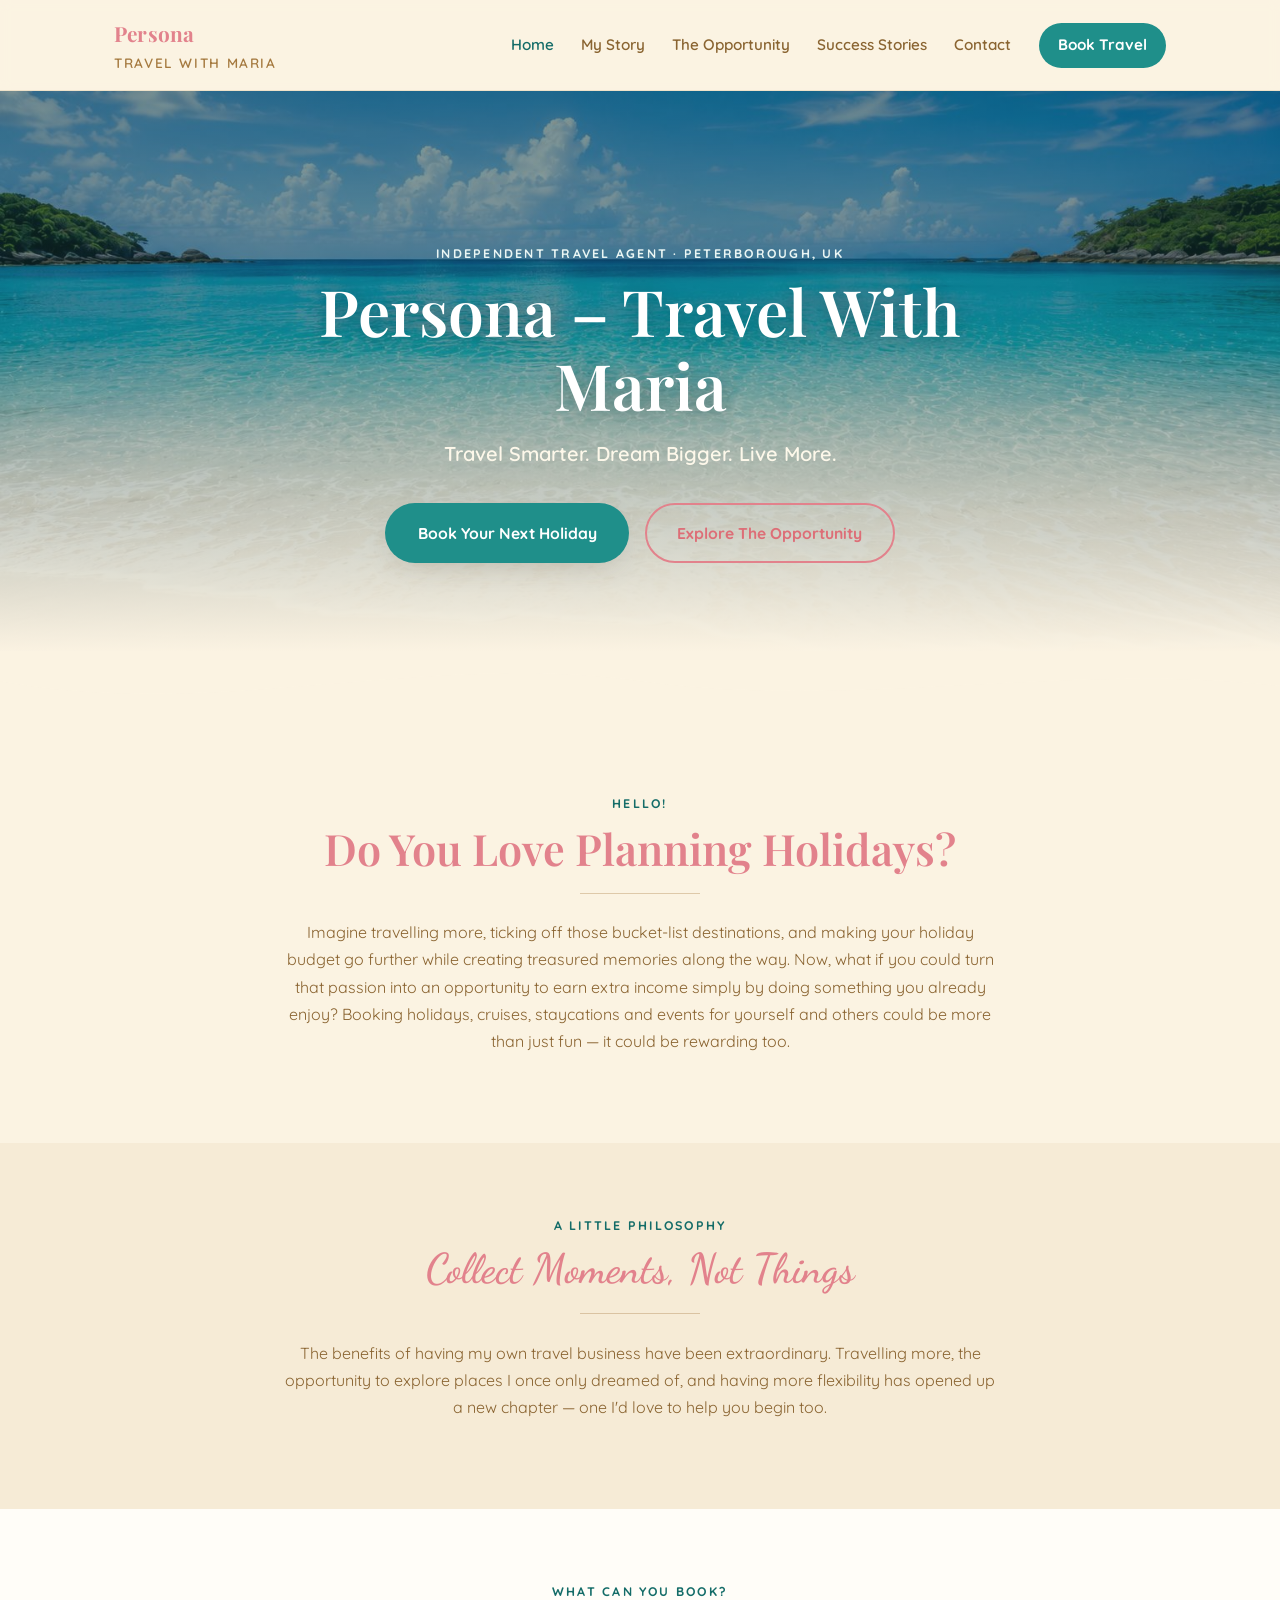
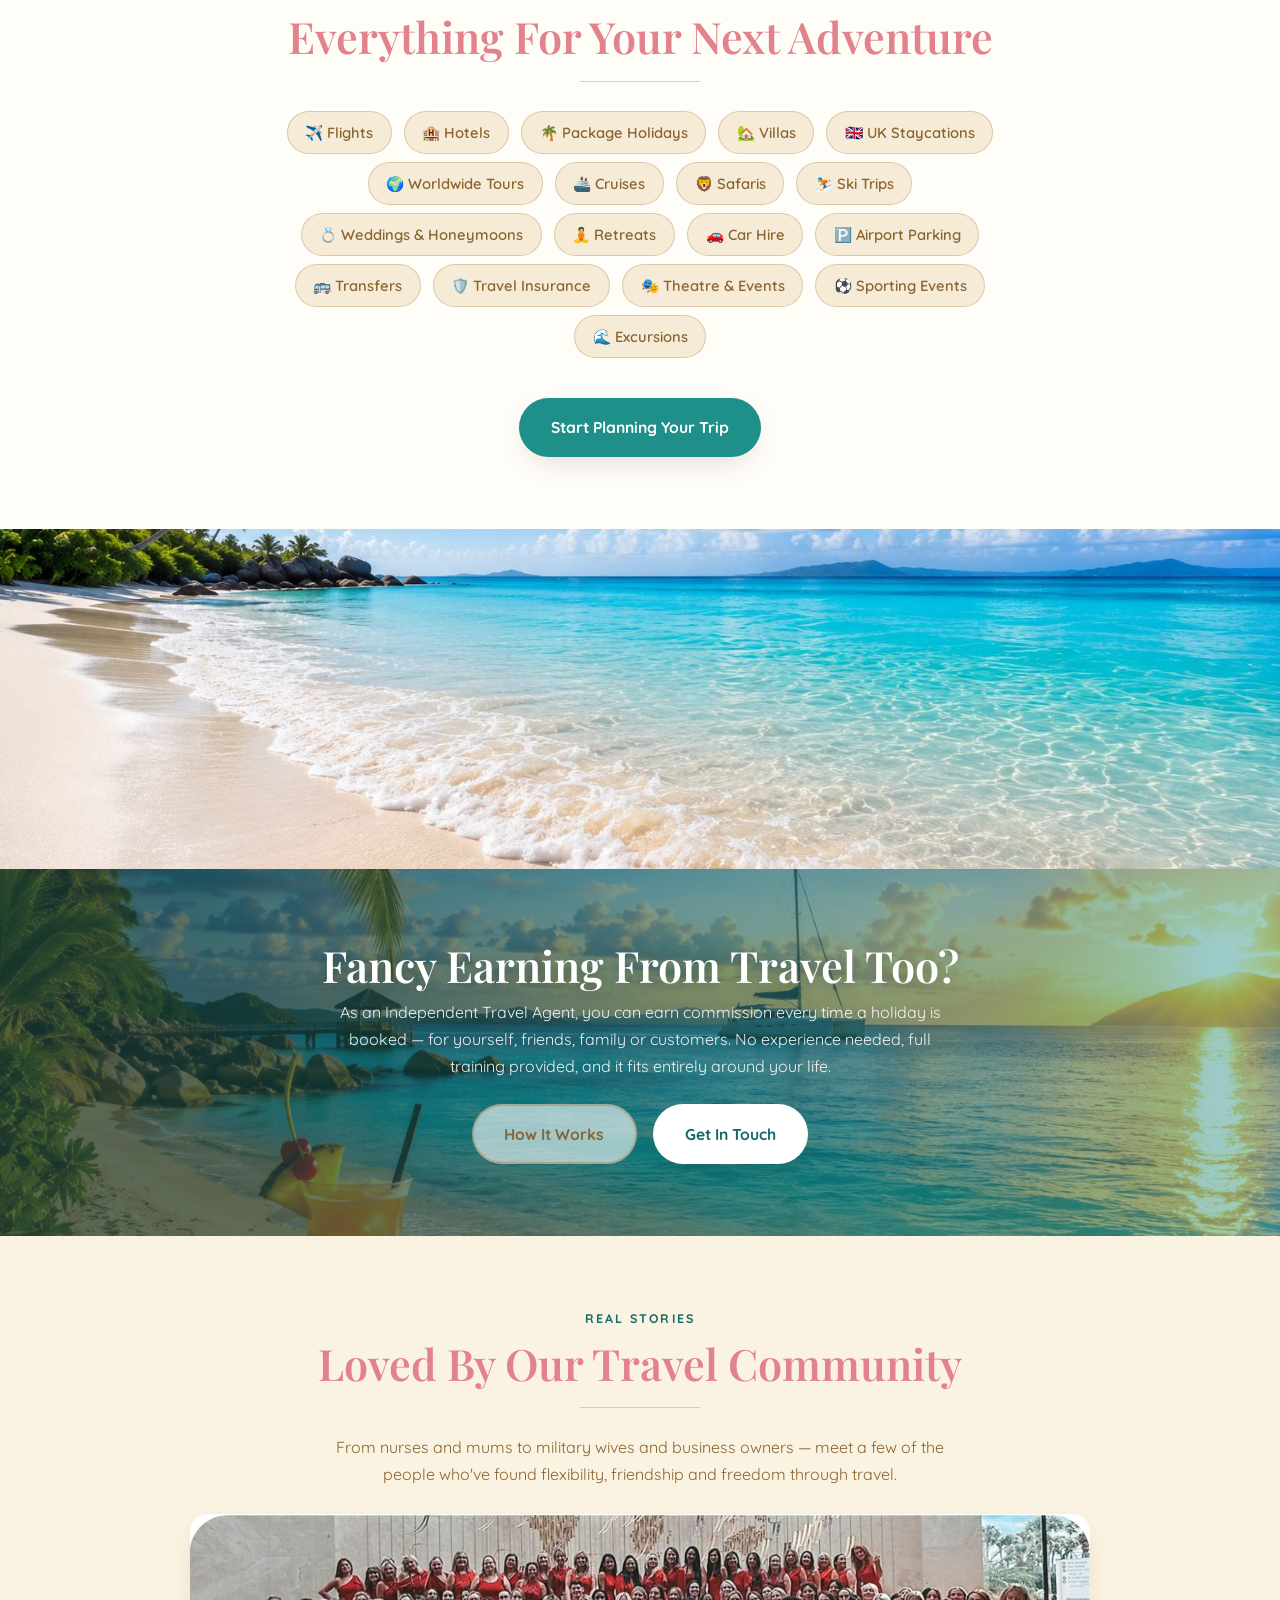
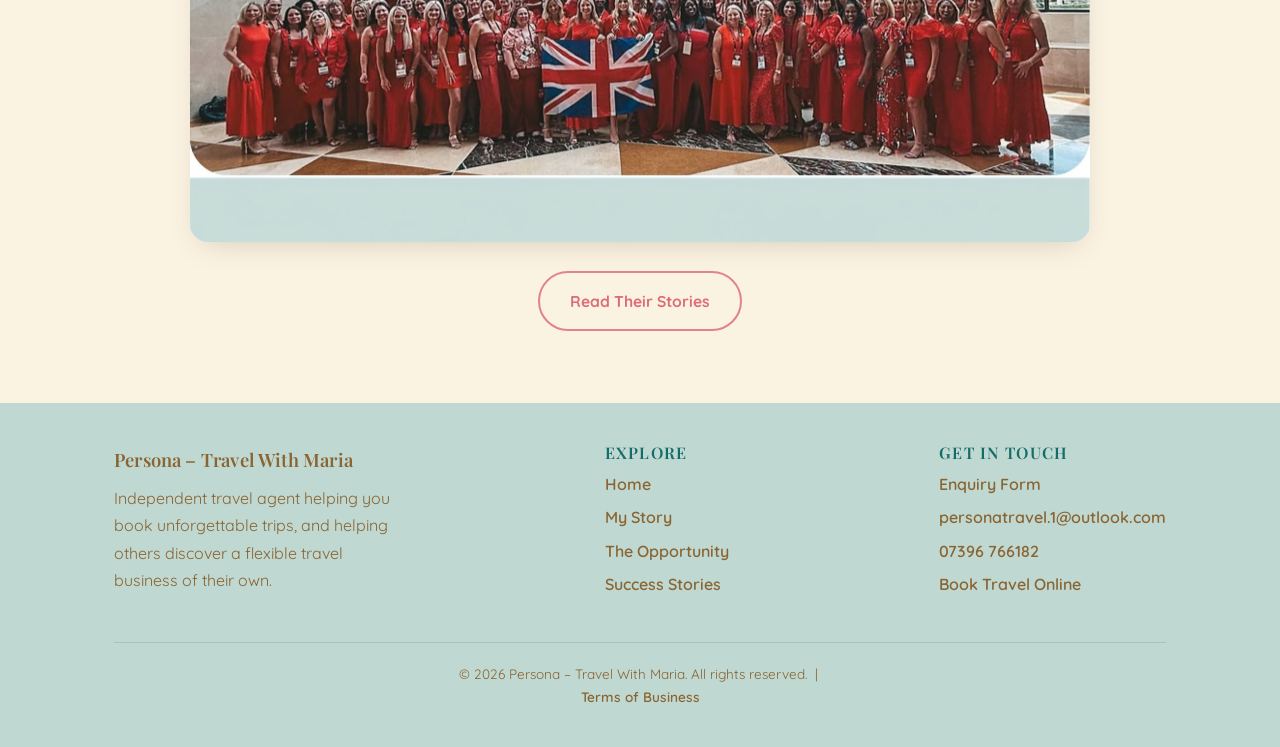
<file: persona-travel-website/persona-travel-website/index.html>
<!DOCTYPE html>
<html lang="en">
<head>
<meta charset="UTF-8">
<meta name="viewport" content="width=device-width, initial-scale=1.0">
<title>Persona – Travel With Maria | Independent Travel Agent</title>
<meta name="description" content="Travel smarter, dream bigger, live more. Book your next holiday or discover the flexible travel business opportunity with Maria.">
<link rel="stylesheet" href="style.css">
<meta property="og:type" content="website">
<meta property="og:title" content="Persona – Travel With Maria | Independent Travel Agent">
<meta property="og:description" content="Travel smarter, dream bigger, live more. Book your next holiday or discover the flexible travel business opportunity with Maria.">
<meta property="og:image" content="https://personatravelwithmaria.github.io/Persona-travel-with-maria/images/beach-calm-horizon.jpg">
<meta property="og:url" content="https://personatravelwithmaria.github.io/Persona-travel-with-maria/index.html">
<meta name="twitter:card" content="summary_large_image">
<meta name="twitter:title" content="Persona – Travel With Maria | Independent Travel Agent">
<meta name="twitter:description" content="Travel smarter, dream bigger, live more. Book your next holiday or discover the flexible travel business opportunity with Maria.">
<meta name="twitter:image" content="https://personatravelwithmaria.github.io/Persona-travel-with-maria/images/beach-calm-horizon.jpg">
</head>
<body>

<header class="site-header">
  <div class="nav-wrap">
    <a href="index.html" class="brand">Persona<span>Travel With Maria</span></a>
    <button class="nav-toggle" aria-label="Menu" onclick="document.querySelector('.main-nav').classList.toggle('open')">☰</button>
    <nav class="main-nav">
      <a href="index.html" class="active">Home</a>
      <a href="about.html">My Story</a>
      <a href="opportunity.html">The Opportunity</a>
      <a href="success-stories.html">Success Stories</a>
      <a href="contact.html">Contact</a>
      <a href="https://personatravelwithmaria.inteletravel.uk" target="_blank" rel="noopener" class="cta-link">Book Travel</a>
    </nav>
  </div>
</header>

<section class="hero photo" style="background-image:url('images/beach-calm-horizon.jpg');">
  <div class="container hero-inner">
    <span class="eyebrow">Independent Travel Agent · Peterborough, UK</span>
    <h1>Persona – Travel With Maria</h1>
    <p class="sub">Travel Smarter. Dream Bigger. Live More.</p>
    <div class="button-row">
      <a href="https://personatravelwithmaria.inteletravel.uk" target="_blank" rel="noopener" class="btn btn-primary">Book Your Next Holiday</a>
      <a href="opportunity.html" class="btn btn-outline">Explore The Opportunity</a>
    </div>
  </div>
</section>

<div class="wave" aria-hidden="true">
  <svg viewBox="0 0 1200 70" preserveAspectRatio="none"><path d="M0,30 C200,70 400,0 600,30 C800,60 1000,10 1200,35 L1200,70 L0,70 Z" fill="#fbf3e2"/></svg>
</div>

<section class="section cream">
  <div class="container center" style="max-width:760px;">
    <span class="eyebrow">Hello!</span>
    <h2>Do You Love Planning Holidays?</h2>
    <hr class="divider">
    <p>Imagine travelling more, ticking off those bucket-list destinations, and making your holiday budget go further while creating treasured memories along the way. Now, what if you could turn that passion into an opportunity to earn extra income simply by doing something you already enjoy? Booking holidays, cruises, staycations and events for yourself and others could be more than just fun — it could be rewarding too.</p>
  </div>
</section>

<section class="section soft">
  <div class="container center" style="max-width:760px;">
    <span class="eyebrow">A little philosophy</span>
    <h2 class="script" style="font-size:2.6rem; color:var(--coral);">Collect Moments, Not Things</h2>
    <hr class="divider">
    <p>The benefits of having my own travel business have been extraordinary. Travelling more, the opportunity to explore places I once only dreamed of, and having more flexibility has opened up a new chapter — one I'd love to help you begin too.</p>
  </div>
</section>

<section class="section white">
  <div class="container center">
    <span class="eyebrow">What Can You Book?</span>
    <h2>Everything For Your Next Adventure</h2>
    <hr class="divider">
    <div style="max-width:800px;margin:0 auto;">
      <span class="pill">✈️ Flights</span>
      <span class="pill">🏨 Hotels</span>
      <span class="pill">🌴 Package Holidays</span>
      <span class="pill">🏡 Villas</span>
      <span class="pill">🇬🇧 UK Staycations</span>
      <span class="pill">🌍 Worldwide Tours</span>
      <span class="pill">🚢 Cruises</span>
      <span class="pill">🦁 Safaris</span>
      <span class="pill">⛷️ Ski Trips</span>
      <span class="pill">💍 Weddings & Honeymoons</span>
      <span class="pill">🧘 Retreats</span>
      <span class="pill">🚗 Car Hire</span>
      <span class="pill">🅿️ Airport Parking</span>
      <span class="pill">🚌 Transfers</span>
      <span class="pill">🛡️ Travel Insurance</span>
      <span class="pill">🎭 Theatre & Events</span>
      <span class="pill">⚽ Sporting Events</span>
      <span class="pill">🌊 Excursions</span>
    </div>
    <div style="margin-top:2.2rem;">
      <a href="https://personatravelwithmaria.inteletravel.uk" target="_blank" rel="noopener" class="btn btn-primary">Start Planning Your Trip</a>
    </div>
  </div>
</section>

<img src="images/beach-palms-sunflare.jpg" alt="Sunlit tropical beach with palm trees and turquoise water" style="width:100%;height:340px;object-fit:cover;display:block;">

<section class="photo-banner" style="background-image:url('images/beach-sunset-cocktail.jpg');">
  <h2>Fancy Earning From Travel Too?</h2>
  <p>As an Independent Travel Agent, you can earn commission every time a holiday is booked — for yourself, friends, family or customers. No experience needed, full training provided, and it fits entirely around your life.</p>
  <div class="button-row">
    <a href="opportunity.html" class="btn btn-ghost">How It Works</a>
    <a href="contact.html" class="btn btn-primary" style="background:#fff;color:var(--teal-deep);">Get In Touch</a>
  </div>
</section>

<section class="section cream">
  <div class="container center">
    <span class="eyebrow">Real Stories</span>
    <h2>Loved By Our Travel Community</h2>
    <hr class="divider">
    <p style="max-width:640px;margin:0 auto 1.6rem;">From nurses and mums to military wives and business owners — meet a few of the people who've found flexibility, friendship and freedom through travel.</p>
    <img src="images/community-team-red.jpg" alt="Our travel community together at a conference" style="width:100%;max-width:900px;border-radius:var(--radius);box-shadow:var(--shadow);margin:0 auto 1.8rem;display:block;">
    <a href="success-stories.html" class="btn btn-outline">Read Their Stories</a>
  </div>
</section>

<footer class="site-footer">
  <div class="container">
    <div class="foot-grid">
      <div>
        <a href="index.html" class="brand" style="font-size:1.15rem;">Persona – Travel With Maria</a>
        <p style="margin-top:.6rem;max-width:280px;">Independent travel agent helping you book unforgettable trips, and helping others discover a flexible travel business of their own.</p>
      </div>
      <div>
        <h4>Explore</h4>
        <a href="index.html">Home</a>
        <a href="about.html">My Story</a>
        <a href="opportunity.html">The Opportunity</a>
        <a href="success-stories.html">Success Stories</a>
      </div>
      <div>
        <h4>Get In Touch</h4>
        <a href="contact.html">Enquiry Form</a>
        <a href="mailto:personatravel.1@outlook.com">personatravel.1@outlook.com</a>
        <a href="tel:+447396766182">07396 766182</a>
        <a href="https://personatravelwithmaria.inteletravel.uk" target="_blank" rel="noopener">Book Travel Online</a>
      </div>
    </div>
    <div class="foot-bottom">
      &copy; <span id="year"></span> Persona – Travel With Maria. All rights reserved. &nbsp;|&nbsp; <a href="terms.html">Terms of Business</a>
    </div>
  </div>
</footer>

<script>document.getElementById('year').textContent = new Date().getFullYear();</script>
</body>
</html>
</file>
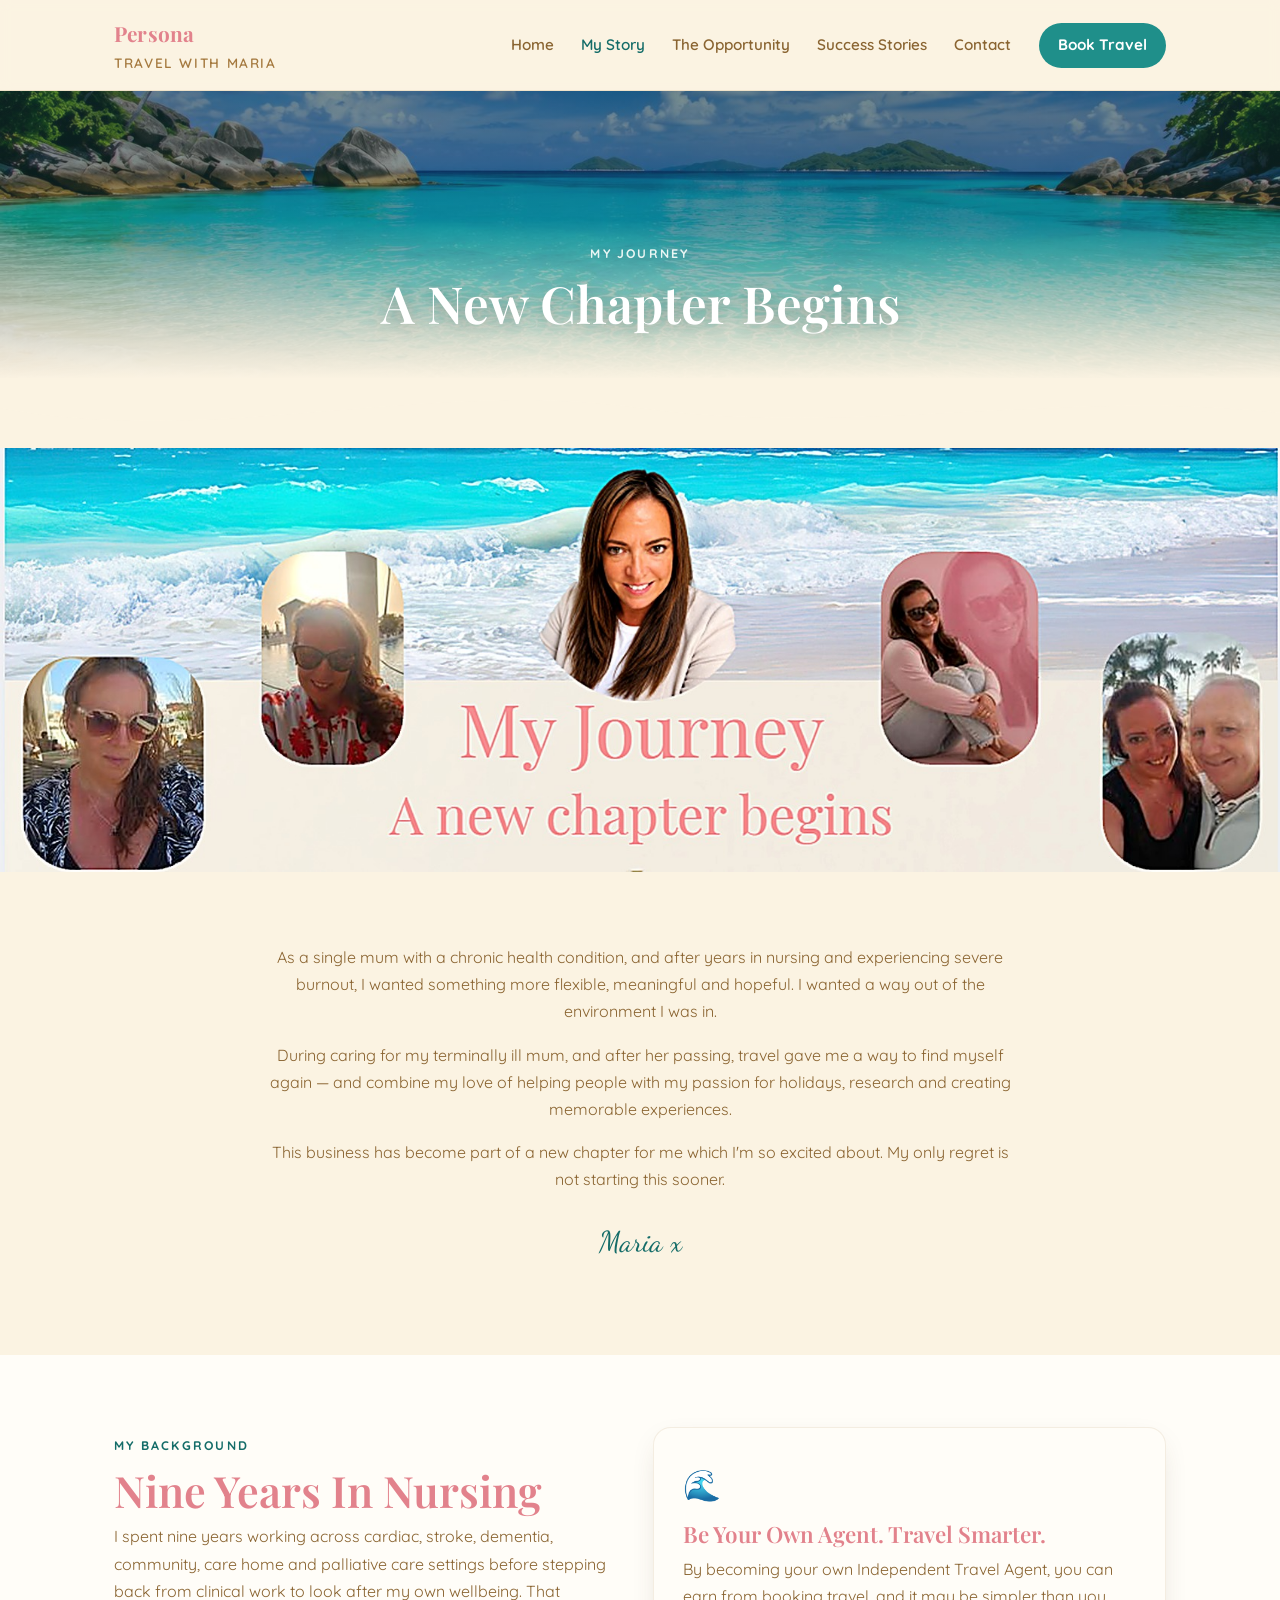
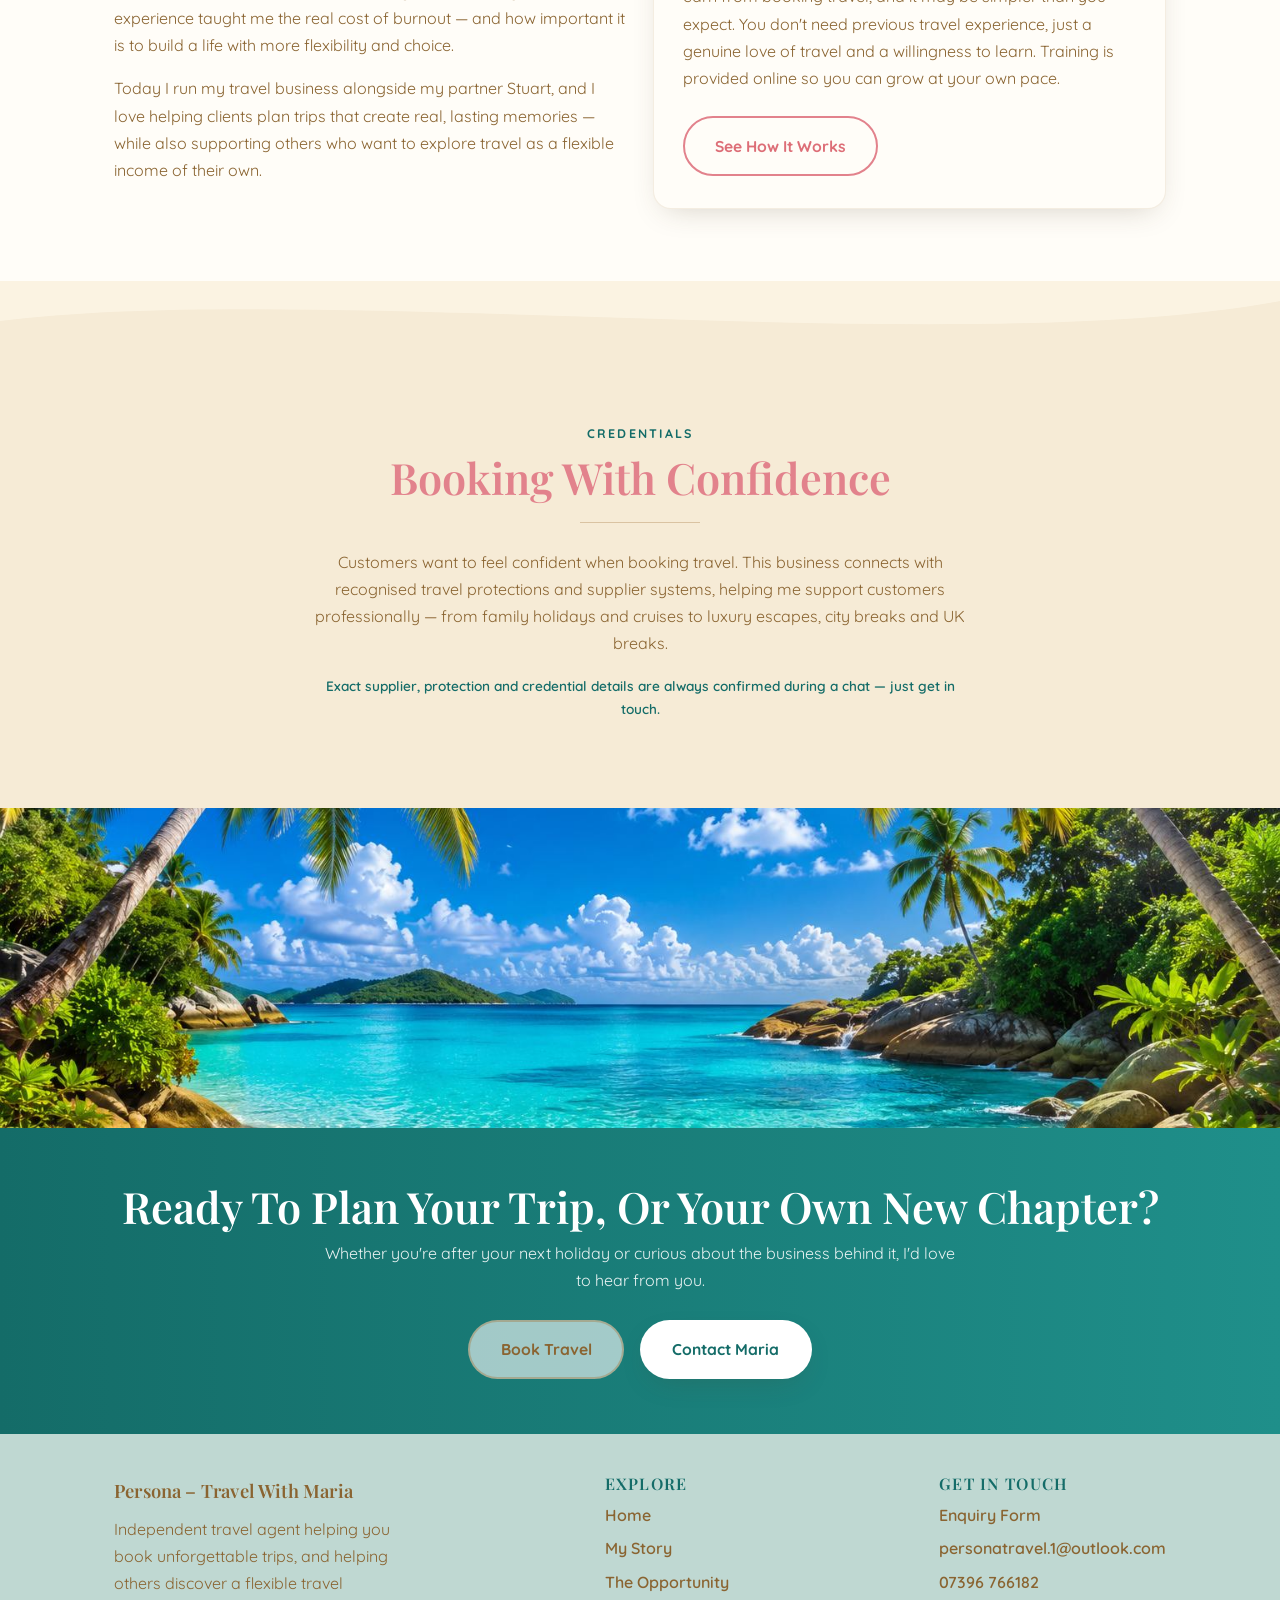
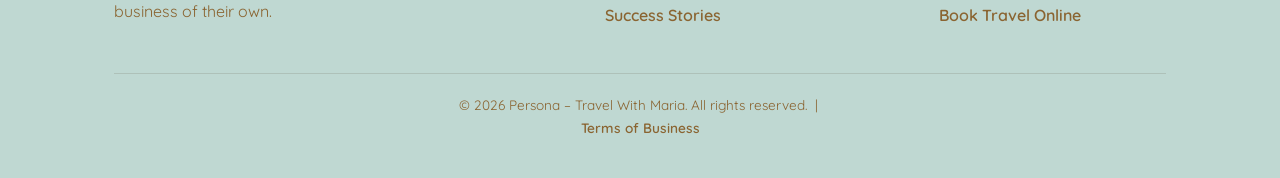
<file: persona-travel-website/persona-travel-website/about.html>
<!DOCTYPE html>
<html lang="en">
<head>
<meta charset="UTF-8">
<meta name="viewport" content="width=device-width, initial-scale=1.0">
<title>My Story | Persona – Travel With Maria</title>
<meta name="description" content="From nursing and burnout to building a flexible travel business — read Maria's journey.">
<link rel="stylesheet" href="style.css">
<meta property="og:type" content="website">
<meta property="og:title" content="My Story | Persona – Travel With Maria">
<meta property="og:description" content="From nursing and burnout to building a flexible travel business — read Maria's journey.">
<meta property="og:image" content="https://personatravelwithmaria.github.io/Persona-travel-with-maria/images/beach-cove-rocks.jpg">
<meta property="og:url" content="https://personatravelwithmaria.github.io/Persona-travel-with-maria/about.html">
<meta name="twitter:card" content="summary_large_image">
<meta name="twitter:title" content="My Story | Persona – Travel With Maria">
<meta name="twitter:description" content="From nursing and burnout to building a flexible travel business — read Maria's journey.">
<meta name="twitter:image" content="https://personatravelwithmaria.github.io/Persona-travel-with-maria/images/beach-cove-rocks.jpg">
</head>
<body>

<header class="site-header">
  <div class="nav-wrap">
    <a href="index.html" class="brand">Persona<span>Travel With Maria</span></a>
    <button class="nav-toggle" aria-label="Menu" onclick="document.querySelector('.main-nav').classList.toggle('open')">☰</button>
    <nav class="main-nav">
      <a href="index.html">Home</a>
      <a href="about.html" class="active">My Story</a>
      <a href="opportunity.html">The Opportunity</a>
      <a href="success-stories.html">Success Stories</a>
      <a href="contact.html">Contact</a>
      <a href="https://personatravelwithmaria.inteletravel.uk" target="_blank" rel="noopener" class="cta-link">Book Travel</a>
    </nav>
  </div>
</header>

<section class="hero photo" style="padding-bottom:2.5rem;background-image:url('images/beach-cove-rocks.jpg');">
  <div class="container hero-inner">
    <span class="eyebrow">My Journey</span>
    <h1 style="font-size:clamp(2.2rem,4.5vw,3.2rem);">A New Chapter Begins</h1>
  </div>
</section>

<div class="wave" aria-hidden="true">
  <svg viewBox="0 0 1200 70" preserveAspectRatio="none"><path d="M0,30 C200,70 400,0 600,30 C800,60 1000,10 1200,35 L1200,70 L0,70 Z" fill="#fbf3e2"/></svg>
</div>

<img src="images/maria-journey-strip.jpg" alt="Maria on various travels" style="width:100%;max-width:1400px;height:auto;display:block;margin:0 auto;">

<section class="section cream">
  <div class="container" style="max-width:800px;">
    <p style="text-align:center;">As a single mum with a chronic health condition, and after years in nursing and experiencing severe burnout, I wanted something more flexible, meaningful and hopeful. I wanted a way out of the environment I was in.</p>
    <p style="text-align:center;">During caring for my terminally ill mum, and after her passing, travel gave me a way to find myself again — and combine my love of helping people with my passion for holidays, research and creating memorable experiences.</p>
    <p style="text-align:center;">This business has become part of a new chapter for me which I'm so excited about. My only regret is not starting this sooner.</p>
    <p class="script center" style="font-size:1.8rem;margin-top:1.5rem;">Maria x</p>
  </div>
</section>

<section class="section white">
  <div class="container">
    <div class="grid cols-2" style="align-items:center;">
      <div>
        <span class="eyebrow">My Background</span>
        <h2>Nine Years In Nursing</h2>
        <p>I spent nine years working across cardiac, stroke, dementia, community, care home and palliative care settings before stepping back from clinical work to look after my own wellbeing. That experience taught me the real cost of burnout — and how important it is to build a life with more flexibility and choice.</p>
        <p>Today I run my travel business alongside my partner Stuart, and I love helping clients plan trips that create real, lasting memories — while also supporting others who want to explore travel as a flexible income of their own.</p>
      </div>
      <div class="card">
        <span class="icon">🌊</span>
        <h3>Be Your Own Agent. Travel Smarter.</h3>
        <p>By becoming your own Independent Travel Agent, you can earn from booking travel, and it may be simpler than you expect. You don't need previous travel experience, just a genuine love of travel and a willingness to learn. Training is provided online so you can grow at your own pace.</p>
        <a href="opportunity.html" class="btn btn-outline" style="margin-top:.5rem;">See How It Works</a>
      </div>
    </div>
  </div>
</section>

<div class="wave" aria-hidden="true">
  <svg viewBox="0 0 1200 70" preserveAspectRatio="none"><path d="M0,40 C300,0 900,80 1200,20 L1200,70 L0,70 Z" fill="#f6ebd6"/></svg>
</div>

<section class="section soft">
  <div class="container center" style="max-width:700px;">
    <span class="eyebrow">Credentials</span>
    <h2>Booking With Confidence</h2>
    <hr class="divider">
    <p>Customers want to feel confident when booking travel. This business connects with recognised travel protections and supplier systems, helping me support customers professionally — from family holidays and cruises to luxury escapes, city breaks and UK breaks.</p>
    <p style="font-size:.85rem;color:var(--teal-deep);font-weight:600;">Exact supplier, protection and credential details are always confirmed during a chat — just get in touch.</p>
  </div>
</section>

<img src="images/beach-palm-frame.jpg" alt="Palm trees framing a turquoise cove" style="width:100%;height:320px;object-fit:cover;display:block;">

<section class="strip">
  <h2>Ready To Plan Your Trip, Or Your Own New Chapter?</h2>
  <p>Whether you're after your next holiday or curious about the business behind it, I'd love to hear from you.</p>
  <div class="button-row">
    <a href="https://personatravelwithmaria.inteletravel.uk" target="_blank" rel="noopener" class="btn btn-ghost">Book Travel</a>
    <a href="contact.html" class="btn btn-primary" style="background:#fff;color:var(--teal-deep);">Contact Maria</a>
  </div>
</section>

<footer class="site-footer">
  <div class="container">
    <div class="foot-grid">
      <div>
        <a href="index.html" class="brand" style="font-size:1.15rem;">Persona – Travel With Maria</a>
        <p style="margin-top:.6rem;max-width:280px;">Independent travel agent helping you book unforgettable trips, and helping others discover a flexible travel business of their own.</p>
      </div>
      <div>
        <h4>Explore</h4>
        <a href="index.html">Home</a>
        <a href="about.html">My Story</a>
        <a href="opportunity.html">The Opportunity</a>
        <a href="success-stories.html">Success Stories</a>
      </div>
      <div>
        <h4>Get In Touch</h4>
        <a href="contact.html">Enquiry Form</a>
        <a href="mailto:personatravel.1@outlook.com">personatravel.1@outlook.com</a>
        <a href="tel:+447396766182">07396 766182</a>
        <a href="https://personatravelwithmaria.inteletravel.uk" target="_blank" rel="noopener">Book Travel Online</a>
      </div>
    </div>
    <div class="foot-bottom">
      &copy; <span id="year"></span> Persona – Travel With Maria. All rights reserved. &nbsp;|&nbsp; <a href="terms.html">Terms of Business</a>
    </div>
  </div>
</footer>
<script>document.getElementById('year').textContent = new Date().getFullYear();</script>
</body>
</html>
</file>
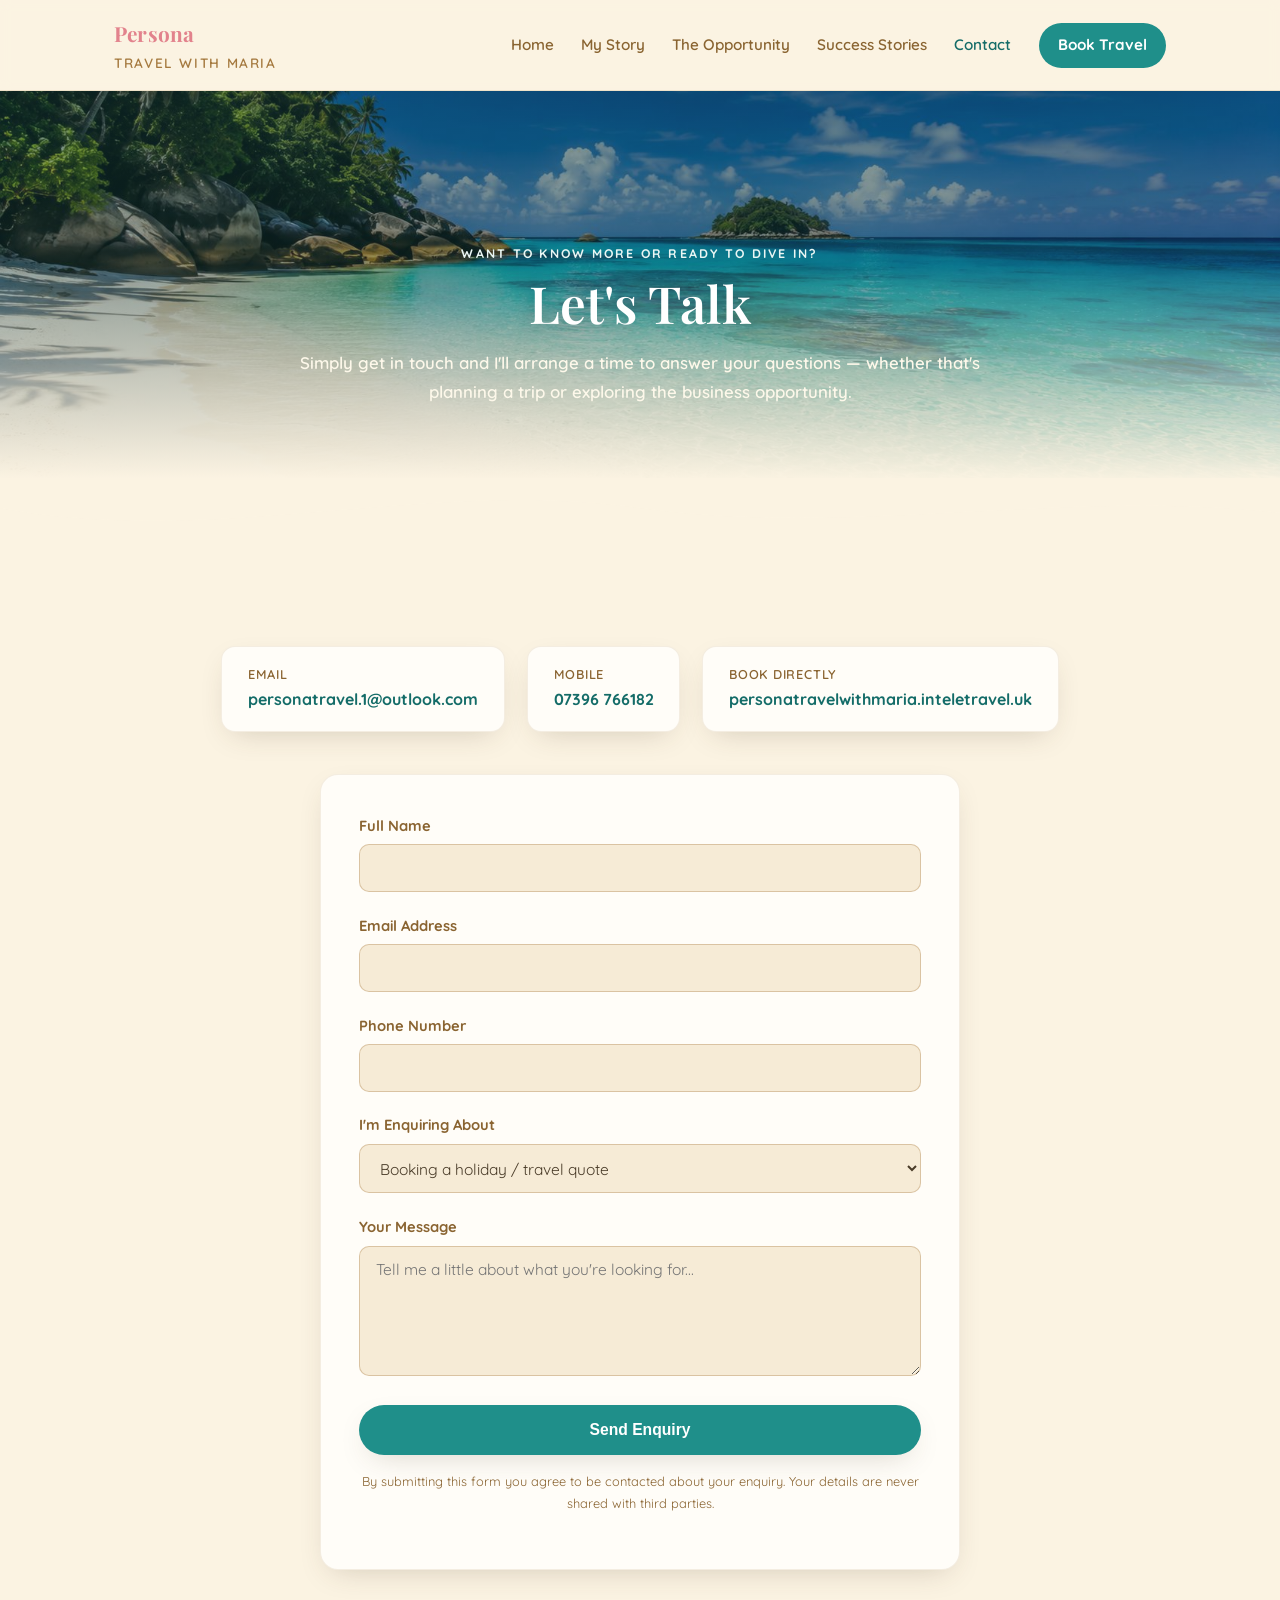
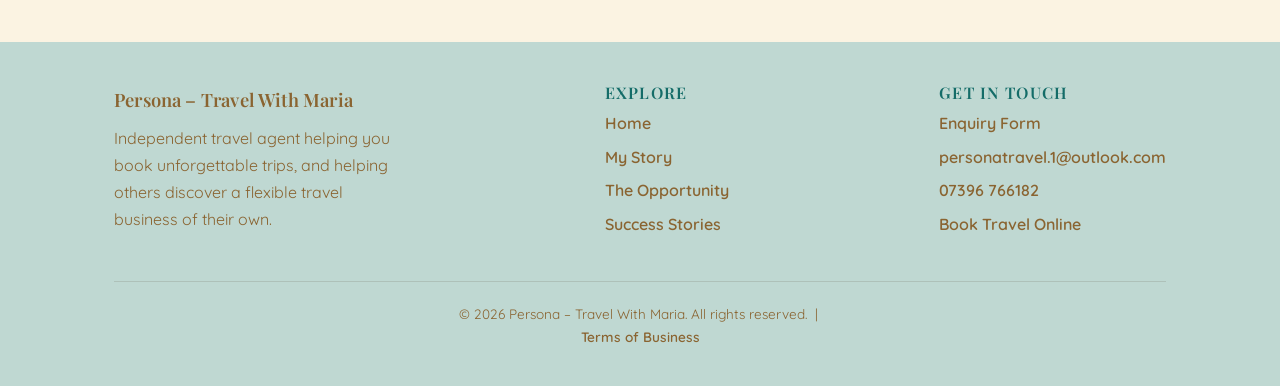
<file: persona-travel-website/persona-travel-website/contact.html>
<!DOCTYPE html>
<html lang="en">
<head>
<meta charset="UTF-8">
<meta name="viewport" content="width=device-width, initial-scale=1.0">
<title>Contact | Persona – Travel With Maria</title>
<meta name="description" content="Get in touch with Maria to plan your next holiday or find out more about the travel business opportunity.">
<link rel="stylesheet" href="style.css">
<meta property="og:type" content="website">
<meta property="og:title" content="Contact | Persona – Travel With Maria">
<meta property="og:description" content="Get in touch with Maria to plan your next holiday or find out more about the travel business opportunity.">
<meta property="og:image" content="https://personatravelwithmaria.github.io/Persona-travel-with-maria/images/beach-cove-island.jpg">
<meta property="og:url" content="https://personatravelwithmaria.github.io/Persona-travel-with-maria/contact.html">
<meta name="twitter:card" content="summary_large_image">
<meta name="twitter:title" content="Contact | Persona – Travel With Maria">
<meta name="twitter:description" content="Get in touch with Maria to plan your next holiday or find out more about the travel business opportunity.">
<meta name="twitter:image" content="https://personatravelwithmaria.github.io/Persona-travel-with-maria/images/beach-cove-island.jpg">
</head>
<body>

<header class="site-header">
  <div class="nav-wrap">
    <a href="index.html" class="brand">Persona<span>Travel With Maria</span></a>
    <button class="nav-toggle" aria-label="Menu" onclick="document.querySelector('.main-nav').classList.toggle('open')">☰</button>
    <nav class="main-nav">
      <a href="index.html">Home</a>
      <a href="about.html">My Story</a>
      <a href="opportunity.html">The Opportunity</a>
      <a href="success-stories.html">Success Stories</a>
      <a href="contact.html" class="active">Contact</a>
      <a href="https://personatravelwithmaria.inteletravel.uk" target="_blank" rel="noopener" class="cta-link">Book Travel</a>
    </nav>
  </div>
</header>

<section class="hero photo" style="padding-bottom:2.5rem;background-image:url('images/beach-cove-island.jpg');">
  <div class="container hero-inner">
    <span class="eyebrow">Want To Know More Or Ready To Dive In?</span>
    <h1 style="font-size:clamp(2.2rem,4.5vw,3.2rem);">Let's Talk</h1>
    <p class="sub" style="font-size:1.05rem;">Simply get in touch and I'll arrange a time to answer your questions — whether that's planning a trip or exploring the business opportunity.</p>
  </div>
</section>

<div class="wave" aria-hidden="true">
  <svg viewBox="0 0 1200 70" preserveAspectRatio="none"><path d="M0,30 C200,70 400,0 600,30 C800,60 1000,10 1200,35 L1200,70 L0,70 Z" fill="#fbf3e2"/></svg>
</div>

<section class="section cream">
  <div class="container">

    <div class="contact-info">
      <a class="item" href="mailto:personatravel.1@outlook.com"><span>Email</span>personatravel.1@outlook.com</a>
      <a class="item" href="tel:+447396766182"><span>Mobile</span>07396 766182</a>
      <a class="item" href="https://personatravelwithmaria.inteletravel.uk" target="_blank" rel="noopener"><span>Book Directly</span>personatravelwithmaria.inteletravel.uk</a>
    </div>

    <form class="enquiry" action="https://formsubmit.co/personatravel.1@outlook.com" method="POST">
      <!-- FormSubmit configuration -->
      <input type="hidden" name="_subject" value="New enquiry – Persona Travel With Maria">
      <input type="hidden" name="_captcha" value="true">
      <input type="hidden" name="_template" value="table">
      <input type="hidden" name="_next" value="thank-you.html">
      <input type="text" name="_honey" style="display:none" tabindex="-1" autocomplete="off">

      <div class="field">
        <label for="name">Full Name</label>
        <input type="text" id="name" name="Name" required>
      </div>

      <div class="field">
        <label for="email">Email Address</label>
        <input type="email" id="email" name="Email" required>
      </div>

      <div class="field">
        <label for="phone">Phone Number</label>
        <input type="tel" id="phone" name="Phone">
      </div>

      <div class="field">
        <label for="interest">I'm Enquiring About</label>
        <select id="interest" name="Enquiry Type">
          <option>Booking a holiday / travel quote</option>
          <option>The travel business opportunity</option>
          <option>Something else</option>
        </select>
      </div>

      <div class="field">
        <label for="message">Your Message</label>
        <textarea id="message" name="Message" placeholder="Tell me a little about what you're looking for..." required></textarea>
      </div>

      <button type="submit" class="btn btn-primary" style="width:100%;">Send Enquiry</button>
      <p style="font-size:.8rem;text-align:center;margin-top:1rem;">By submitting this form you agree to be contacted about your enquiry. Your details are never shared with third parties.</p>
    </form>

  </div>
</section>

<footer class="site-footer">
  <div class="container">
    <div class="foot-grid">
      <div>
        <a href="index.html" class="brand" style="font-size:1.15rem;">Persona – Travel With Maria</a>
        <p style="margin-top:.6rem;max-width:280px;">Independent travel agent helping you book unforgettable trips, and helping others discover a flexible travel business of their own.</p>
      </div>
      <div>
        <h4>Explore</h4>
        <a href="index.html">Home</a>
        <a href="about.html">My Story</a>
        <a href="opportunity.html">The Opportunity</a>
        <a href="success-stories.html">Success Stories</a>
      </div>
      <div>
        <h4>Get In Touch</h4>
        <a href="contact.html">Enquiry Form</a>
        <a href="mailto:personatravel.1@outlook.com">personatravel.1@outlook.com</a>
        <a href="tel:+447396766182">07396 766182</a>
        <a href="https://personatravelwithmaria.inteletravel.uk" target="_blank" rel="noopener">Book Travel Online</a>
      </div>
    </div>
    <div class="foot-bottom">
      &copy; <span id="year"></span> Persona – Travel With Maria. All rights reserved. &nbsp;|&nbsp; <a href="terms.html">Terms of Business</a>
    </div>
  </div>
</footer>
<script>document.getElementById('year').textContent = new Date().getFullYear();</script>
</body>
</html>
</file>
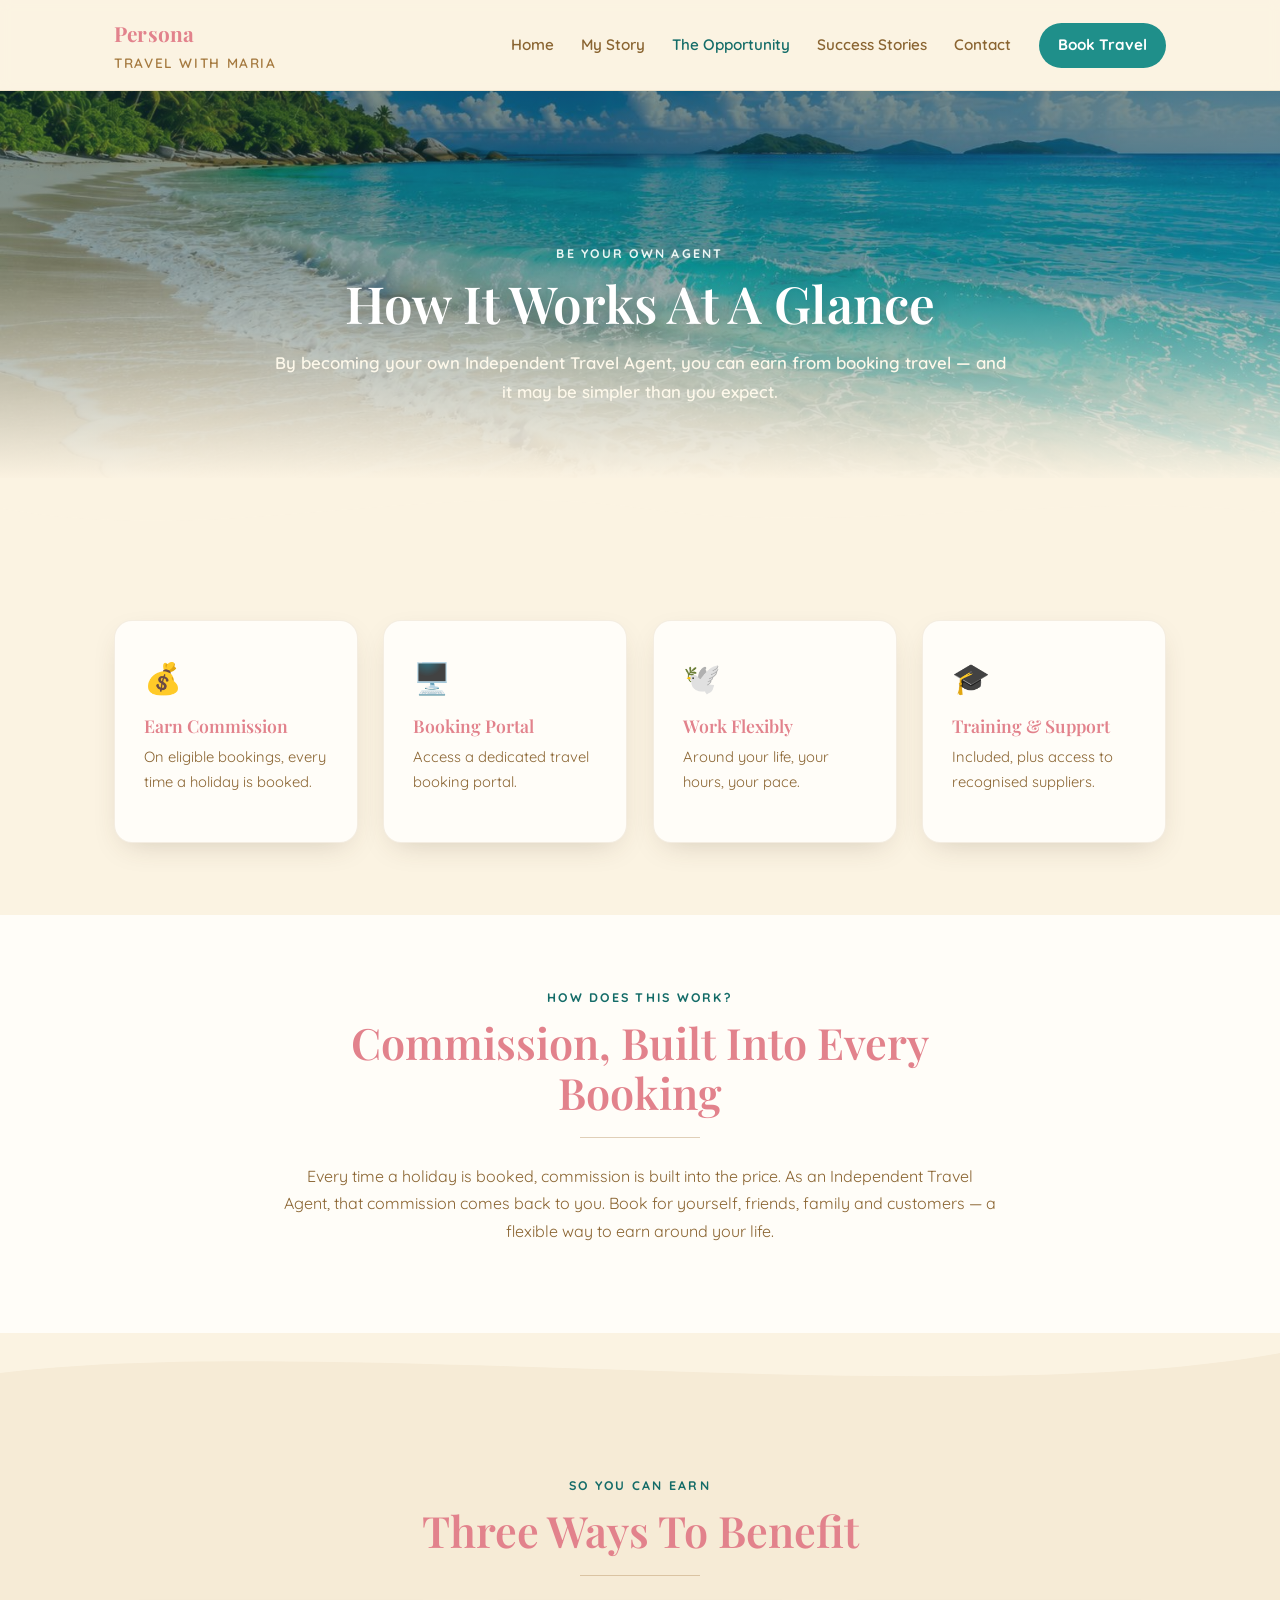
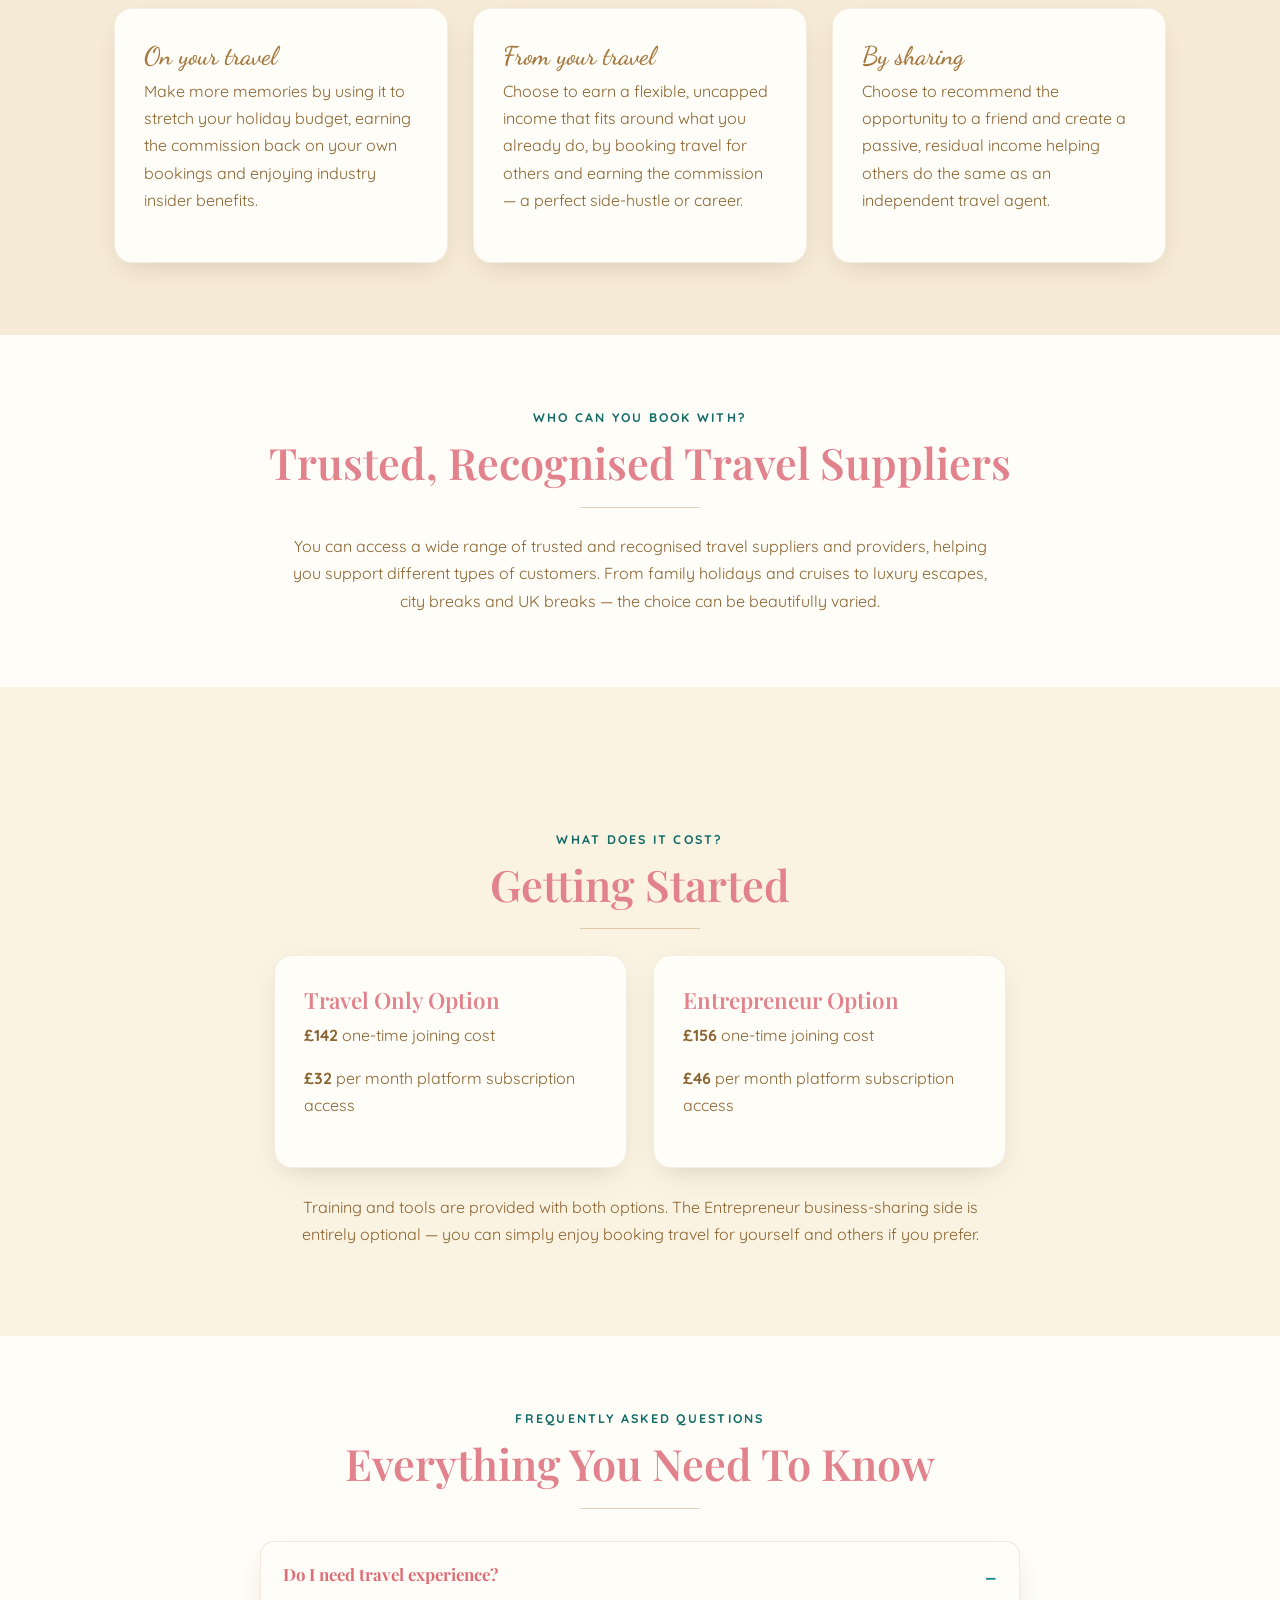
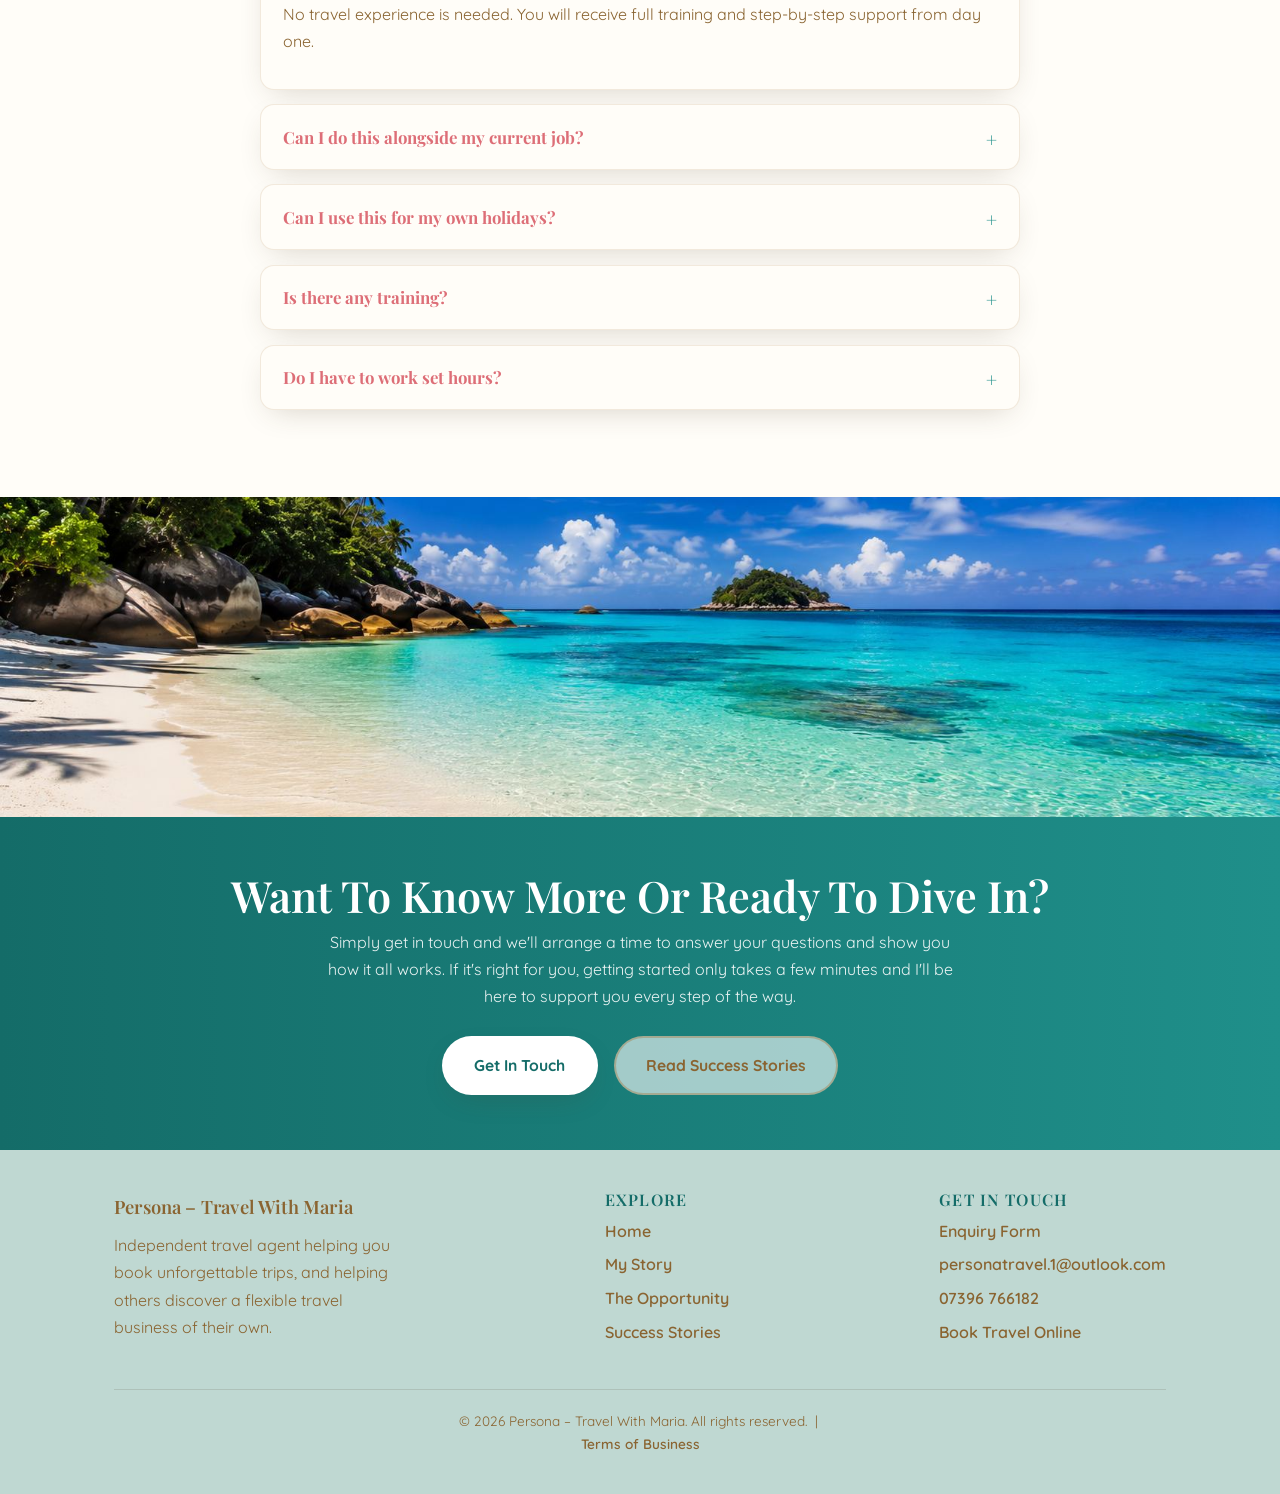
<file: persona-travel-website/persona-travel-website/opportunity.html>
<!DOCTYPE html>
<html lang="en">
<head>
<meta charset="UTF-8">
<meta name="viewport" content="width=device-width, initial-scale=1.0">
<title>The Opportunity | Persona – Travel With Maria</title>
<meta name="description" content="Become an Independent Travel Agent. Earn commission booking travel for yourself and others, flexible around your life, full training included.">
<link rel="stylesheet" href="style.css">
<meta property="og:type" content="website">
<meta property="og:title" content="The Opportunity | Persona – Travel With Maria">
<meta property="og:description" content="Become an Independent Travel Agent. Earn commission booking travel for yourself and others, flexible around your life, full training included.">
<meta property="og:image" content="https://personatravelwithmaria.github.io/Persona-travel-with-maria/images/beach-wave-break.jpg">
<meta property="og:url" content="https://personatravelwithmaria.github.io/Persona-travel-with-maria/opportunity.html">
<meta name="twitter:card" content="summary_large_image">
<meta name="twitter:title" content="The Opportunity | Persona – Travel With Maria">
<meta name="twitter:description" content="Become an Independent Travel Agent. Earn commission booking travel for yourself and others, flexible around your life, full training included.">
<meta name="twitter:image" content="https://personatravelwithmaria.github.io/Persona-travel-with-maria/images/beach-wave-break.jpg">
</head>
<body>

<header class="site-header">
  <div class="nav-wrap">
    <a href="index.html" class="brand">Persona<span>Travel With Maria</span></a>
    <button class="nav-toggle" aria-label="Menu" onclick="document.querySelector('.main-nav').classList.toggle('open')">☰</button>
    <nav class="main-nav">
      <a href="index.html">Home</a>
      <a href="about.html">My Story</a>
      <a href="opportunity.html" class="active">The Opportunity</a>
      <a href="success-stories.html">Success Stories</a>
      <a href="contact.html">Contact</a>
      <a href="https://personatravelwithmaria.inteletravel.uk" target="_blank" rel="noopener" class="cta-link">Book Travel</a>
    </nav>
  </div>
</header>

<section class="hero photo" style="padding-bottom:2.5rem;background-image:url('images/beach-wave-break.jpg');">
  <div class="container hero-inner">
    <span class="eyebrow">Be Your Own Agent</span>
    <h1 style="font-size:clamp(2.2rem,4.5vw,3.2rem);">How It Works At A Glance</h1>
    <p class="sub" style="font-size:1.05rem;">By becoming your own Independent Travel Agent, you can earn from booking travel — and it may be simpler than you expect.</p>
  </div>
</section>

<div class="wave" aria-hidden="true">
  <svg viewBox="0 0 1200 70" preserveAspectRatio="none"><path d="M0,30 C200,70 400,0 600,30 C800,60 1000,10 1200,35 L1200,70 L0,70 Z" fill="#fbf3e2"/></svg>
</div>

<section class="section cream">
  <div class="container">
    <div class="grid cols-4">
      <div class="card">
        <span class="icon">💰</span>
        <h3 style="font-size:1.1rem;">Earn Commission</h3>
        <p style="font-size:.92rem;">On eligible bookings, every time a holiday is booked.</p>
      </div>
      <div class="card">
        <span class="icon">🖥️</span>
        <h3 style="font-size:1.1rem;">Booking Portal</h3>
        <p style="font-size:.92rem;">Access a dedicated travel booking portal.</p>
      </div>
      <div class="card">
        <span class="icon">🕊️</span>
        <h3 style="font-size:1.1rem;">Work Flexibly</h3>
        <p style="font-size:.92rem;">Around your life, your hours, your pace.</p>
      </div>
      <div class="card">
        <span class="icon">🎓</span>
        <h3 style="font-size:1.1rem;">Training & Support</h3>
        <p style="font-size:.92rem;">Included, plus access to recognised suppliers.</p>
      </div>
    </div>
  </div>
</section>

<section class="section white">
  <div class="container center" style="max-width:760px;">
    <span class="eyebrow">How Does This Work?</span>
    <h2>Commission, Built Into Every Booking</h2>
    <hr class="divider">
    <p>Every time a holiday is booked, commission is built into the price. As an Independent Travel Agent, that commission comes back to you. Book for yourself, friends, family and customers — a flexible way to earn around your life.</p>
  </div>
</section>

<div class="wave" aria-hidden="true">
  <svg viewBox="0 0 1200 70" preserveAspectRatio="none"><path d="M0,40 C300,0 900,80 1200,20 L1200,70 L0,70 Z" fill="#f6ebd6"/></svg>
</div>

<section class="section soft">
  <div class="container">
    <div class="center" style="margin-bottom:2rem;">
      <span class="eyebrow">So You Can Earn</span>
      <h2>Three Ways To Benefit</h2>
      <hr class="divider">
    </div>
    <div class="grid cols-3">
      <div class="card">
        <h3 class="script" style="font-size:1.6rem;color:var(--gold);">On your travel</h3>
        <p>Make more memories by using it to stretch your holiday budget, earning the commission back on your own bookings and enjoying industry insider benefits.</p>
      </div>
      <div class="card">
        <h3 class="script" style="font-size:1.6rem;color:var(--gold);">From your travel</h3>
        <p>Choose to earn a flexible, uncapped income that fits around what you already do, by booking travel for others and earning the commission — a perfect side-hustle or career.</p>
      </div>
      <div class="card">
        <h3 class="script" style="font-size:1.6rem;color:var(--gold);">By sharing</h3>
        <p>Choose to recommend the opportunity to a friend and create a passive, residual income helping others do the same as an independent travel agent.</p>
      </div>
    </div>
  </div>
</section>

<section class="section white">
  <div class="container center">
    <span class="eyebrow">Who Can You Book With?</span>
    <h2>Trusted, Recognised Travel Suppliers</h2>
    <hr class="divider">
    <p style="max-width:700px;margin:0 auto;">You can access a wide range of trusted and recognised travel suppliers and providers, helping you support different types of customers. From family holidays and cruises to luxury escapes, city breaks and UK breaks — the choice can be beautifully varied.</p>
  </div>
</section>

<div class="wave" aria-hidden="true">
  <svg viewBox="0 0 1200 70" preserveAspectRatio="none"><path d="M0,30 C200,70 400,0 600,30 C800,60 1000,10 1200,35 L1200,70 L0,70 Z" fill="#fbf3e2"/></svg>
</div>

<section class="section cream">
  <div class="container center" style="max-width:780px;">
    <span class="eyebrow">What Does It Cost?</span>
    <h2>Getting Started</h2>
    <hr class="divider">
    <div class="grid cols-2" style="text-align:left;">
      <div class="card">
        <h3>Travel Only Option</h3>
        <p><strong>£142</strong> one-time joining cost</p>
        <p><strong>£32</strong> per month platform subscription access</p>
      </div>
      <div class="card">
        <h3>Entrepreneur Option</h3>
        <p><strong>£156</strong> one-time joining cost</p>
        <p><strong>£46</strong> per month platform subscription access</p>
      </div>
    </div>
    <p style="margin-top:1.6rem;">Training and tools are provided with both options. The Entrepreneur business-sharing side is entirely optional — you can simply enjoy booking travel for yourself and others if you prefer.</p>
  </div>
</section>

<section class="section white">
  <div class="container">
    <div class="center" style="margin-bottom:2rem;">
      <span class="eyebrow">Frequently Asked Questions</span>
      <h2>Everything You Need To Know</h2>
      <hr class="divider">
    </div>
    <div style="max-width:760px;margin:0 auto;">
      <details class="faq" open>
        <summary>Do I need travel experience?</summary>
        <p>No travel experience is needed. You will receive full training and step-by-step support from day one.</p>
      </details>
      <details class="faq">
        <summary>Can I do this alongside my current job?</summary>
        <p>Absolutely. Many agents start part-time alongside existing jobs, building gradually at their own pace.</p>
      </details>
      <details class="faq">
        <summary>Can I use this for my own holidays?</summary>
        <p>Yes. As an agent you can book your own holidays and may benefit from exclusive travel perks and rates.</p>
      </details>
      <details class="faq">
        <summary>Is there any training?</summary>
        <p>Yes. Full training, online tools and supplier resources are all available to help you grow with confidence.</p>
      </details>
      <details class="faq">
        <summary>Do I have to work set hours?</summary>
        <p>No, it's completely flexible. You choose your own hours and work entirely around your lifestyle and commitments.</p>
      </details>
    </div>
  </div>
</section>

<img src="images/beach-cove-island.jpg" alt="Secluded turquoise cove with rocks and distant islands" style="width:100%;height:320px;object-fit:cover;display:block;">

<section class="strip">
  <h2>Want To Know More Or Ready To Dive In?</h2>
  <p>Simply get in touch and we'll arrange a time to answer your questions and show you how it all works. If it's right for you, getting started only takes a few minutes and I'll be here to support you every step of the way.</p>
  <div class="button-row">
    <a href="contact.html" class="btn btn-primary" style="background:#fff;color:var(--teal-deep);">Get In Touch</a>
    <a href="success-stories.html" class="btn btn-ghost">Read Success Stories</a>
  </div>
</section>

<footer class="site-footer">
  <div class="container">
    <div class="foot-grid">
      <div>
        <a href="index.html" class="brand" style="font-size:1.15rem;">Persona – Travel With Maria</a>
        <p style="margin-top:.6rem;max-width:280px;">Independent travel agent helping you book unforgettable trips, and helping others discover a flexible travel business of their own.</p>
      </div>
      <div>
        <h4>Explore</h4>
        <a href="index.html">Home</a>
        <a href="about.html">My Story</a>
        <a href="opportunity.html">The Opportunity</a>
        <a href="success-stories.html">Success Stories</a>
      </div>
      <div>
        <h4>Get In Touch</h4>
        <a href="contact.html">Enquiry Form</a>
        <a href="mailto:personatravel.1@outlook.com">personatravel.1@outlook.com</a>
        <a href="tel:+447396766182">07396 766182</a>
        <a href="https://personatravelwithmaria.inteletravel.uk" target="_blank" rel="noopener">Book Travel Online</a>
      </div>
    </div>
    <div class="foot-bottom">
      &copy; <span id="year"></span> Persona – Travel With Maria. All rights reserved. &nbsp;|&nbsp; <a href="terms.html">Terms of Business</a>
    </div>
  </div>
</footer>
<script>document.getElementById('year').textContent = new Date().getFullYear();</script>
</body>
</html>
</file>
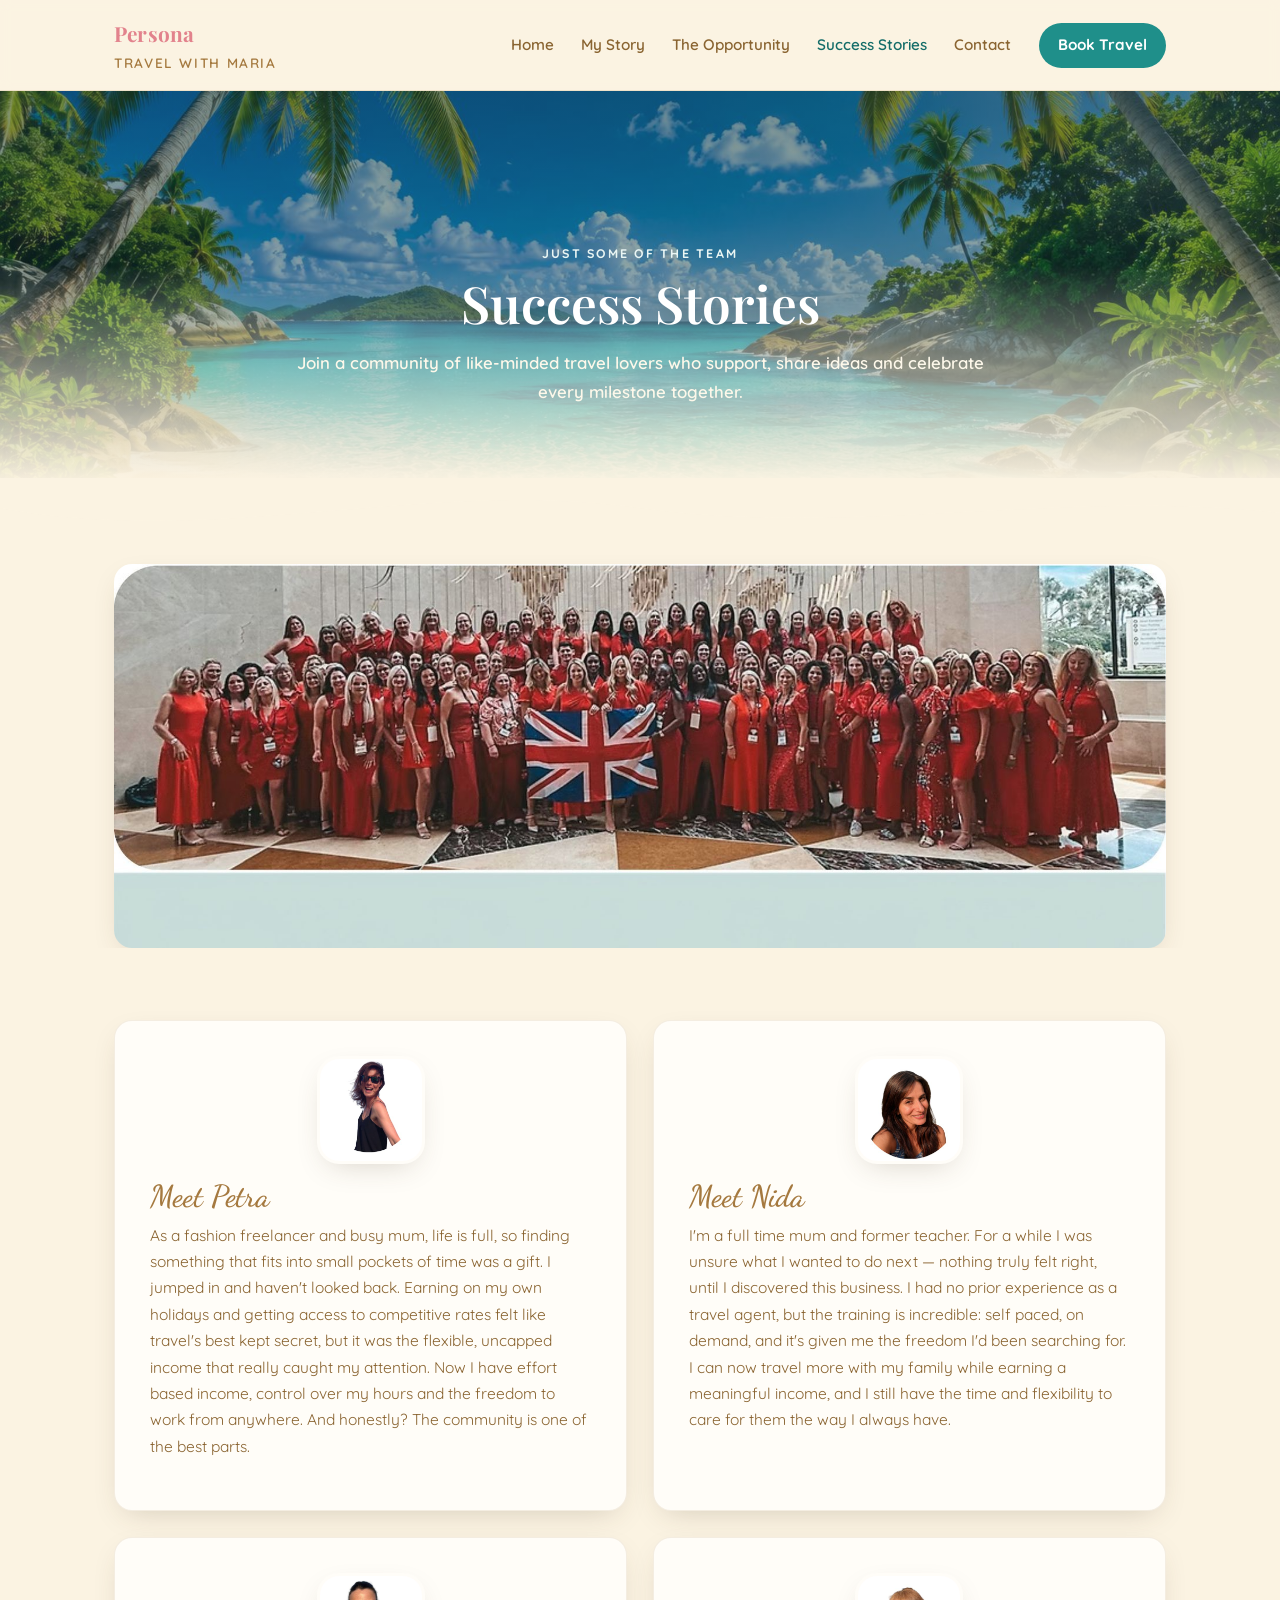
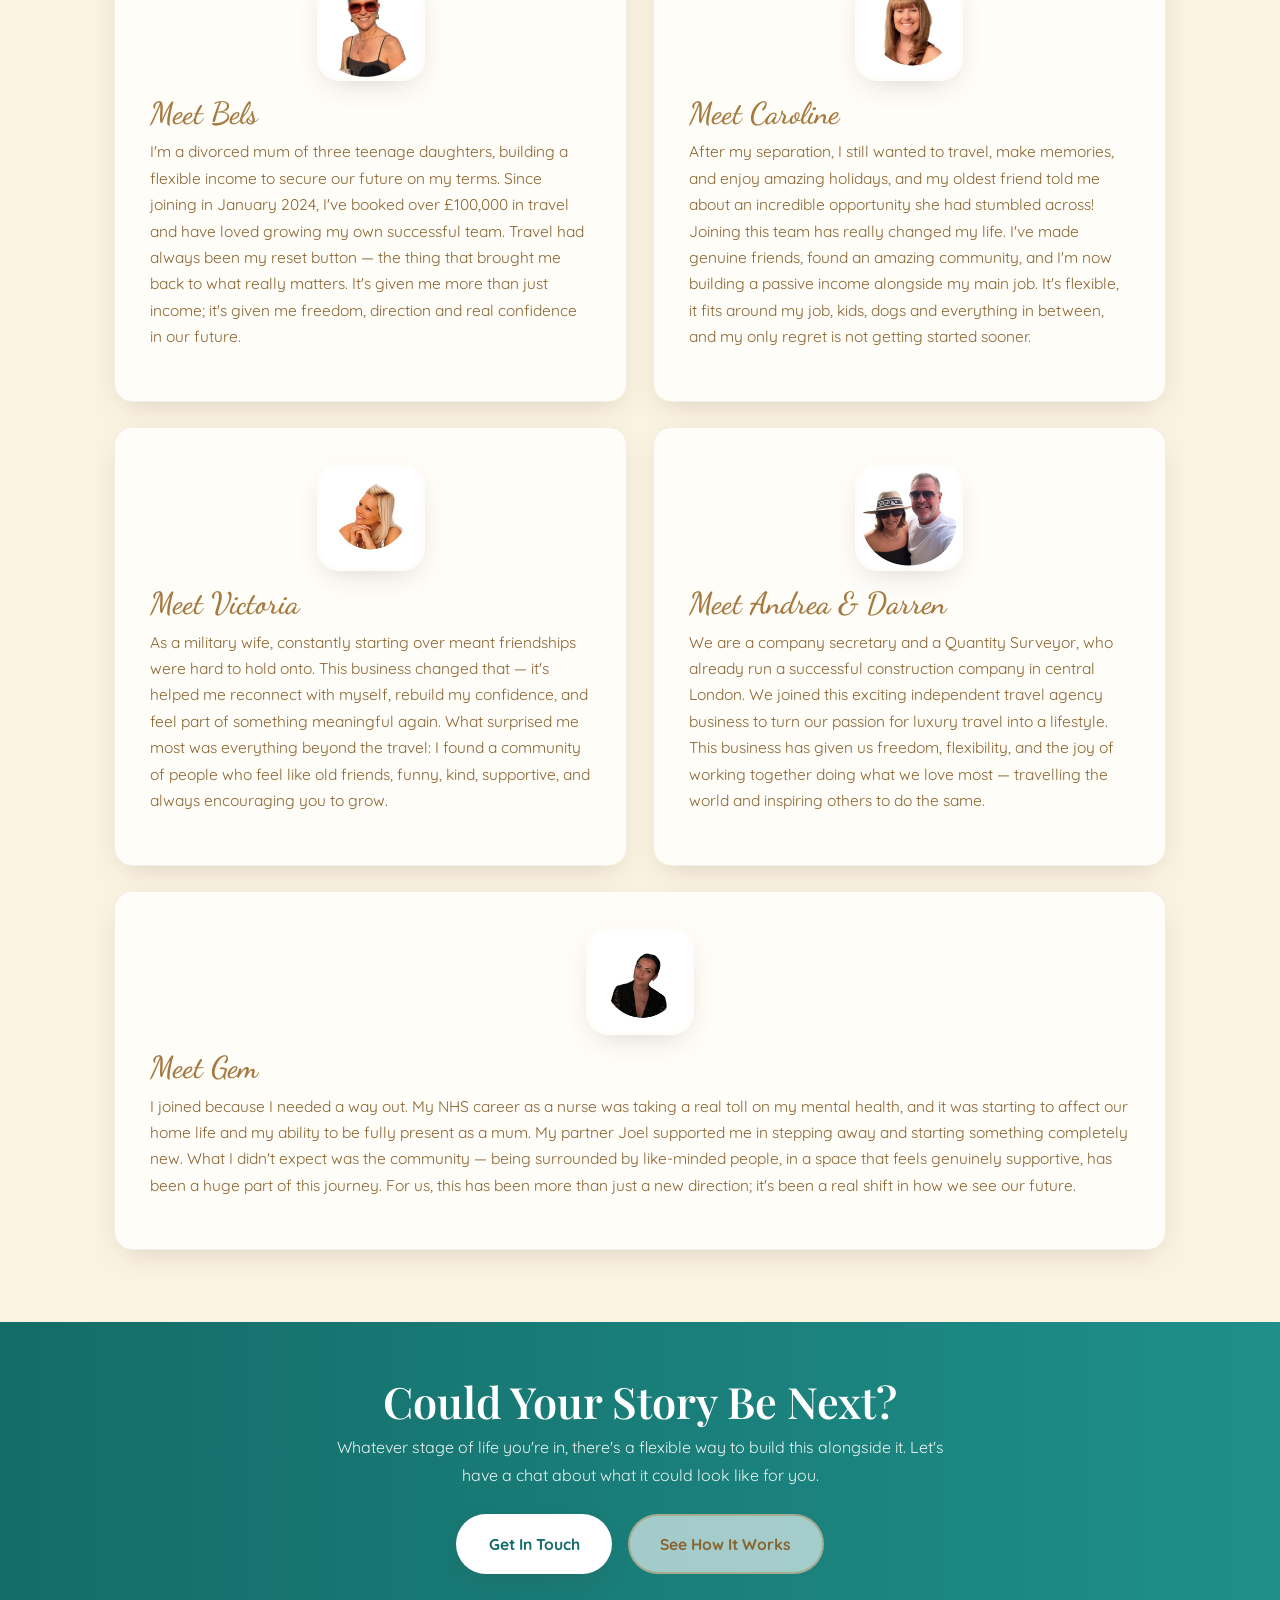
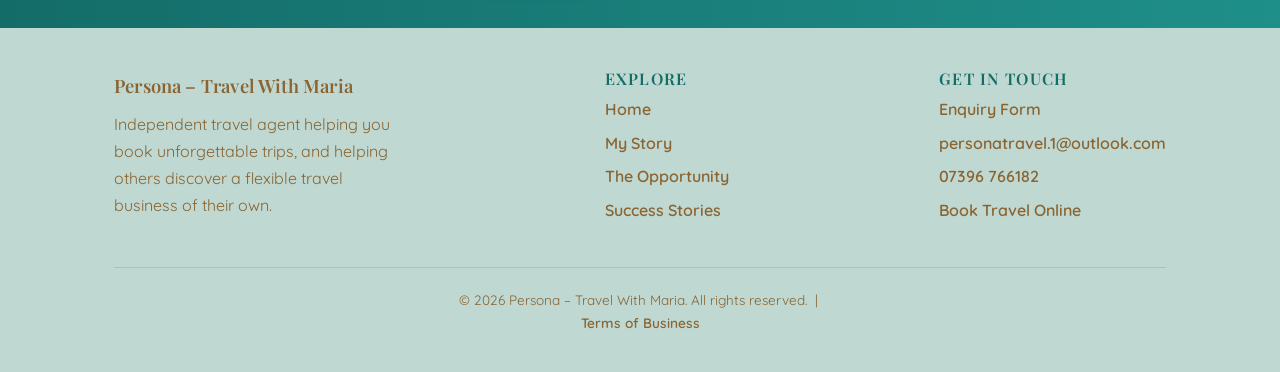
<file: persona-travel-website/persona-travel-website/success-stories.html>
<!DOCTYPE html>
<html lang="en">
<head>
<meta charset="UTF-8">
<meta name="viewport" content="width=device-width, initial-scale=1.0">
<title>Success Stories | Persona – Travel With Maria</title>
<meta name="description" content="Meet just some of the team who have found flexibility, income and community through the travel business opportunity.">
<link rel="stylesheet" href="style.css">
<meta property="og:type" content="website">
<meta property="og:title" content="Success Stories | Persona – Travel With Maria">
<meta property="og:description" content="Meet just some of the team who have found flexibility, income and community through the travel business opportunity.">
<meta property="og:image" content="https://personatravelwithmaria.github.io/Persona-travel-with-maria/images/community-team-red.jpg">
<meta property="og:url" content="https://personatravelwithmaria.github.io/Persona-travel-with-maria/success-stories.html">
<meta name="twitter:card" content="summary_large_image">
<meta name="twitter:title" content="Success Stories | Persona – Travel With Maria">
<meta name="twitter:description" content="Meet just some of the team who have found flexibility, income and community through the travel business opportunity.">
<meta name="twitter:image" content="https://personatravelwithmaria.github.io/Persona-travel-with-maria/images/community-team-red.jpg">
</head>
<body>

<header class="site-header">
  <div class="nav-wrap">
    <a href="index.html" class="brand">Persona<span>Travel With Maria</span></a>
    <button class="nav-toggle" aria-label="Menu" onclick="document.querySelector('.main-nav').classList.toggle('open')">☰</button>
    <nav class="main-nav">
      <a href="index.html">Home</a>
      <a href="about.html">My Story</a>
      <a href="opportunity.html">The Opportunity</a>
      <a href="success-stories.html" class="active">Success Stories</a>
      <a href="contact.html">Contact</a>
      <a href="https://personatravelwithmaria.inteletravel.uk" target="_blank" rel="noopener" class="cta-link">Book Travel</a>
    </nav>
  </div>
</header>

<section class="hero photo" style="padding-bottom:2.5rem;background-image:url('images/beach-palm-frame.jpg');">
  <div class="container hero-inner">
    <span class="eyebrow">Just Some Of The Team</span>
    <h1 style="font-size:clamp(2.2rem,4.5vw,3.2rem);">Success Stories</h1>
    <p class="sub" style="font-size:1.05rem;">Join a community of like-minded travel lovers who support, share ideas and celebrate every milestone together.</p>
  </div>
</section>

<div class="wave" aria-hidden="true">
  <svg viewBox="0 0 1200 70" preserveAspectRatio="none"><path d="M0,30 C200,70 400,0 600,30 C800,60 1000,10 1200,35 L1200,70 L0,70 Z" fill="#fbf3e2"/></svg>
</div>

<div class="container" style="padding-top:1rem;">
  <img src="images/community-team-red.jpg" alt="Our travel community together at a conference" style="width:100%;border-radius:var(--radius);box-shadow:var(--shadow);display:block;">
</div>

<section class="section cream">
  <div class="container">
    <div class="grid cols-2">

      <div class="testimonial">
        <img class="avatar-photo" src="images/team/petra.jpg" alt="Petra">
        <h3>Meet Petra</h3>
        <p>As a fashion freelancer and busy mum, life is full, so finding something that fits into small pockets of time was a gift. I jumped in and haven't looked back. Earning on my own holidays and getting access to competitive rates felt like travel's best kept secret, but it was the flexible, uncapped income that really caught my attention. Now I have effort based income, control over my hours and the freedom to work from anywhere. And honestly? The community is one of the best parts.</p>
      </div>

      <div class="testimonial">
        <img class="avatar-photo" src="images/team/nida.jpg" alt="Nida">
        <h3>Meet Nida</h3>
        <p>I'm a full time mum and former teacher. For a while I was unsure what I wanted to do next — nothing truly felt right, until I discovered this business. I had no prior experience as a travel agent, but the training is incredible: self paced, on demand, and it's given me the freedom I'd been searching for. I can now travel more with my family while earning a meaningful income, and I still have the time and flexibility to care for them the way I always have.</p>
      </div>

      <div class="testimonial">
        <img class="avatar-photo" src="images/team/bels.jpg" alt="Bels">
        <h3>Meet Bels</h3>
        <p>I'm a divorced mum of three teenage daughters, building a flexible income to secure our future on my terms. Since joining in January 2024, I've booked over £100,000 in travel and have loved growing my own successful team. Travel had always been my reset button — the thing that brought me back to what really matters. It's given me more than just income; it's given me freedom, direction and real confidence in our future.</p>
      </div>

      <div class="testimonial">
        <img class="avatar-photo" src="images/team/caroline.jpg" alt="Caroline">
        <h3>Meet Caroline</h3>
        <p>After my separation, I still wanted to travel, make memories, and enjoy amazing holidays, and my oldest friend told me about an incredible opportunity she had stumbled across! Joining this team has really changed my life. I've made genuine friends, found an amazing community, and I'm now building a passive income alongside my main job. It's flexible, it fits around my job, kids, dogs and everything in between, and my only regret is not getting started sooner.</p>
      </div>

      <div class="testimonial">
        <img class="avatar-photo" src="images/team/victoria.jpg" alt="Victoria">
        <h3>Meet Victoria</h3>
        <p>As a military wife, constantly starting over meant friendships were hard to hold onto. This business changed that — it's helped me reconnect with myself, rebuild my confidence, and feel part of something meaningful again. What surprised me most was everything beyond the travel: I found a community of people who feel like old friends, funny, kind, supportive, and always encouraging you to grow.</p>
      </div>

      <div class="testimonial">
        <img class="avatar-photo" src="images/team/andrea-darren.jpg" alt="Andrea and Darren">
        <h3>Meet Andrea &amp; Darren</h3>
        <p>We are a company secretary and a Quantity Surveyor, who already run a successful construction company in central London. We joined this exciting independent travel agency business to turn our passion for luxury travel into a lifestyle. This business has given us freedom, flexibility, and the joy of working together doing what we love most — travelling the world and inspiring others to do the same.</p>
      </div>

      <div class="testimonial" style="grid-column: 1 / -1;">
        <img class="avatar-photo" src="images/team/gem.jpg" alt="Gem">
        <h3>Meet Gem</h3>
        <p>I joined because I needed a way out. My NHS career as a nurse was taking a real toll on my mental health, and it was starting to affect our home life and my ability to be fully present as a mum. My partner Joel supported me in stepping away and starting something completely new. What I didn't expect was the community — being surrounded by like-minded people, in a space that feels genuinely supportive, has been a huge part of this journey. For us, this has been more than just a new direction; it's been a real shift in how we see our future.</p>
      </div>

    </div>
  </div>
</section>

<section class="strip">
  <h2>Could Your Story Be Next?</h2>
  <p>Whatever stage of life you're in, there's a flexible way to build this alongside it. Let's have a chat about what it could look like for you.</p>
  <div class="button-row">
    <a href="contact.html" class="btn btn-primary" style="background:#fff;color:var(--teal-deep);">Get In Touch</a>
    <a href="opportunity.html" class="btn btn-ghost">See How It Works</a>
  </div>
</section>

<footer class="site-footer">
  <div class="container">
    <div class="foot-grid">
      <div>
        <a href="index.html" class="brand" style="font-size:1.15rem;">Persona – Travel With Maria</a>
        <p style="margin-top:.6rem;max-width:280px;">Independent travel agent helping you book unforgettable trips, and helping others discover a flexible travel business of their own.</p>
      </div>
      <div>
        <h4>Explore</h4>
        <a href="index.html">Home</a>
        <a href="about.html">My Story</a>
        <a href="opportunity.html">The Opportunity</a>
        <a href="success-stories.html">Success Stories</a>
      </div>
      <div>
        <h4>Get In Touch</h4>
        <a href="contact.html">Enquiry Form</a>
        <a href="mailto:personatravel.1@outlook.com">personatravel.1@outlook.com</a>
        <a href="tel:+447396766182">07396 766182</a>
        <a href="https://personatravelwithmaria.inteletravel.uk" target="_blank" rel="noopener">Book Travel Online</a>
      </div>
    </div>
    <div class="foot-bottom">
      &copy; <span id="year"></span> Persona – Travel With Maria. All rights reserved. &nbsp;|&nbsp; <a href="terms.html">Terms of Business</a>
    </div>
  </div>
</footer>
<script>document.getElementById('year').textContent = new Date().getFullYear();</script>
</body>
</html>
</file>
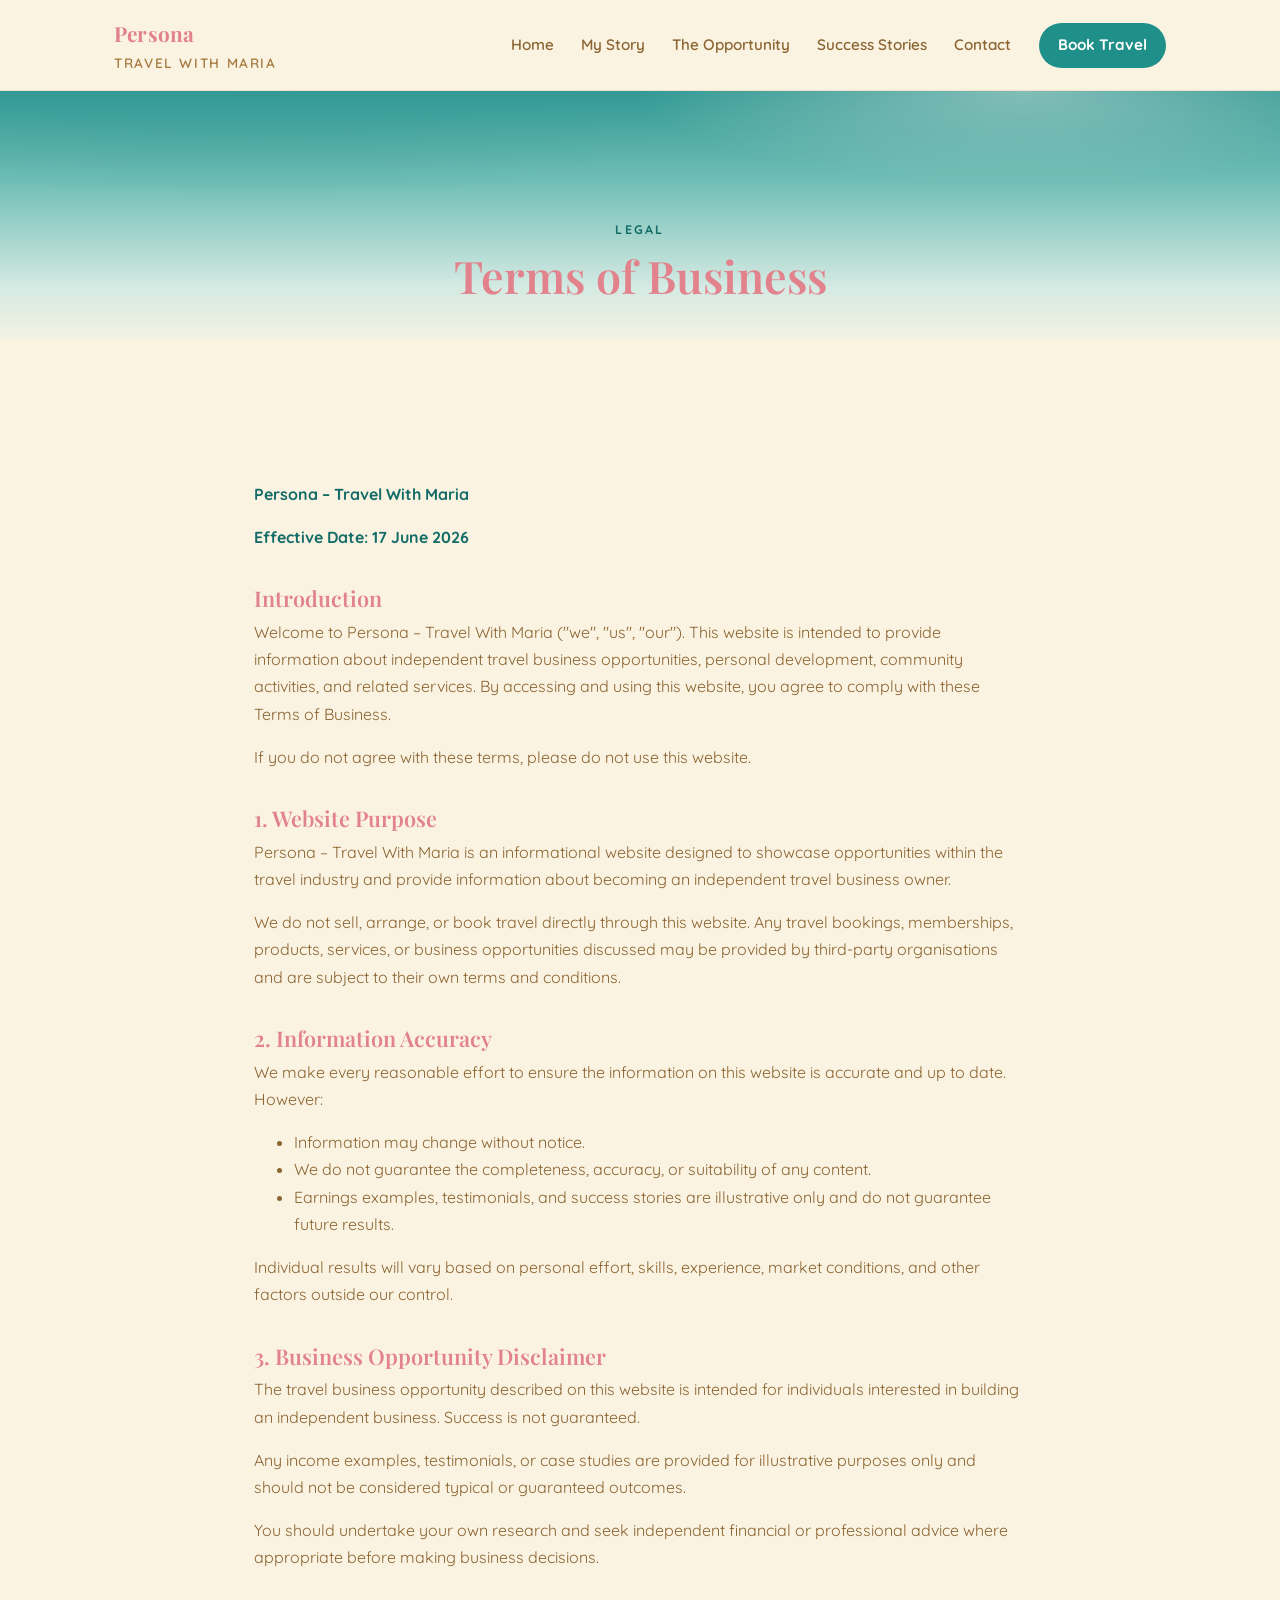
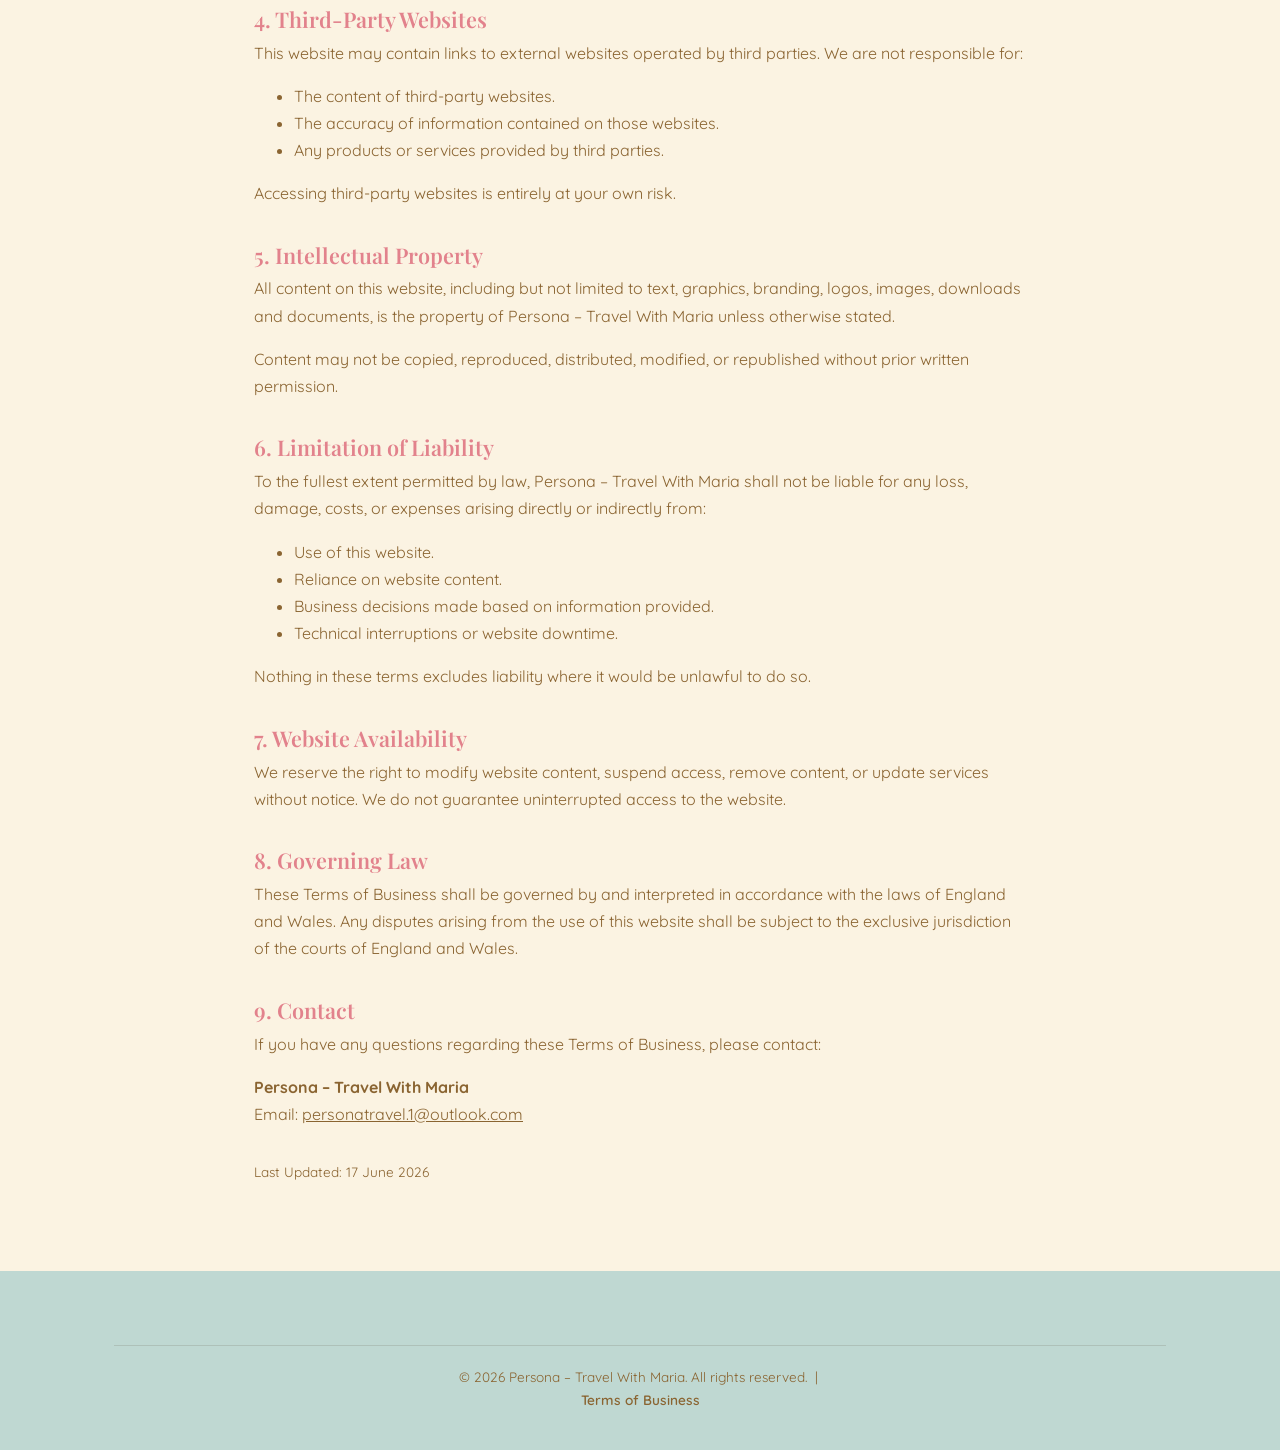
<file: persona-travel-website/persona-travel-website/terms.html>
<!DOCTYPE html>
<html lang="en">
<head>
<meta charset="UTF-8">
<meta name="viewport" content="width=device-width, initial-scale=1.0">
<title>Terms of Business | Persona – Travel With Maria</title>
<link rel="stylesheet" href="style.css">
<meta property="og:type" content="website">
<meta property="og:title" content="Terms of Business | Persona – Travel With Maria">
<meta property="og:description" content="Terms of Business for Persona – Travel With Maria.">
<meta property="og:image" content="https://personatravelwithmaria.github.io/Persona-travel-with-maria/images/beach-calm-horizon.jpg">
<meta property="og:url" content="https://personatravelwithmaria.github.io/Persona-travel-with-maria/terms.html">
<meta name="twitter:card" content="summary_large_image">
<meta name="twitter:title" content="Terms of Business | Persona – Travel With Maria">
<meta name="twitter:description" content="Terms of Business for Persona – Travel With Maria.">
<meta name="twitter:image" content="https://personatravelwithmaria.github.io/Persona-travel-with-maria/images/beach-calm-horizon.jpg">
</head>
<body>

<header class="site-header">
  <div class="nav-wrap">
    <a href="index.html" class="brand">Persona<span>Travel With Maria</span></a>
    <button class="nav-toggle" aria-label="Menu" onclick="document.querySelector('.main-nav').classList.toggle('open')">☰</button>
    <nav class="main-nav">
      <a href="index.html">Home</a>
      <a href="about.html">My Story</a>
      <a href="opportunity.html">The Opportunity</a>
      <a href="success-stories.html">Success Stories</a>
      <a href="contact.html">Contact</a>
      <a href="https://personatravelwithmaria.inteletravel.uk" target="_blank" rel="noopener" class="cta-link">Book Travel</a>
    </nav>
  </div>
</header>

<section class="hero" style="padding-bottom:2rem;">
  <div class="container hero-inner">
    <span class="eyebrow">Legal</span>
    <h1 style="font-size:clamp(2rem,4vw,2.8rem);">Terms of Business</h1>
  </div>
</section>

<div class="wave" aria-hidden="true">
  <svg viewBox="0 0 1200 70" preserveAspectRatio="none"><path d="M0,30 C200,70 400,0 600,30 C800,60 1000,10 1200,35 L1200,70 L0,70 Z" fill="#fbf3e2"/></svg>
</div>

<section class="section cream">
  <div class="container legal" style="max-width:820px;">

    <p class="meta">Persona – Travel With Maria</p>
    <p class="meta">Effective Date: 17 June 2026</p>

    <h2>Introduction</h2>
    <p>Welcome to Persona – Travel With Maria ("we", "us", "our"). This website is intended to provide information about independent travel business opportunities, personal development, community activities, and related services. By accessing and using this website, you agree to comply with these Terms of Business.</p>
    <p>If you do not agree with these terms, please do not use this website.</p>

    <h2>1. Website Purpose</h2>
    <p>Persona – Travel With Maria is an informational website designed to showcase opportunities within the travel industry and provide information about becoming an independent travel business owner.</p>
    <p>We do not sell, arrange, or book travel directly through this website. Any travel bookings, memberships, products, services, or business opportunities discussed may be provided by third-party organisations and are subject to their own terms and conditions.</p>

    <h2>2. Information Accuracy</h2>
    <p>We make every reasonable effort to ensure the information on this website is accurate and up to date. However:</p>
    <ul>
      <li>Information may change without notice.</li>
      <li>We do not guarantee the completeness, accuracy, or suitability of any content.</li>
      <li>Earnings examples, testimonials, and success stories are illustrative only and do not guarantee future results.</li>
    </ul>
    <p>Individual results will vary based on personal effort, skills, experience, market conditions, and other factors outside our control.</p>

    <h2>3. Business Opportunity Disclaimer</h2>
    <p>The travel business opportunity described on this website is intended for individuals interested in building an independent business. Success is not guaranteed.</p>
    <p>Any income examples, testimonials, or case studies are provided for illustrative purposes only and should not be considered typical or guaranteed outcomes.</p>
    <p>You should undertake your own research and seek independent financial or professional advice where appropriate before making business decisions.</p>

    <h2>4. Third-Party Websites</h2>
    <p>This website may contain links to external websites operated by third parties. We are not responsible for:</p>
    <ul>
      <li>The content of third-party websites.</li>
      <li>The accuracy of information contained on those websites.</li>
      <li>Any products or services provided by third parties.</li>
    </ul>
    <p>Accessing third-party websites is entirely at your own risk.</p>

    <h2>5. Intellectual Property</h2>
    <p>All content on this website, including but not limited to text, graphics, branding, logos, images, downloads and documents, is the property of Persona – Travel With Maria unless otherwise stated.</p>
    <p>Content may not be copied, reproduced, distributed, modified, or republished without prior written permission.</p>

    <h2>6. Limitation of Liability</h2>
    <p>To the fullest extent permitted by law, Persona – Travel With Maria shall not be liable for any loss, damage, costs, or expenses arising directly or indirectly from:</p>
    <ul>
      <li>Use of this website.</li>
      <li>Reliance on website content.</li>
      <li>Business decisions made based on information provided.</li>
      <li>Technical interruptions or website downtime.</li>
    </ul>
    <p>Nothing in these terms excludes liability where it would be unlawful to do so.</p>

    <h2>7. Website Availability</h2>
    <p>We reserve the right to modify website content, suspend access, remove content, or update services without notice. We do not guarantee uninterrupted access to the website.</p>

    <h2>8. Governing Law</h2>
    <p>These Terms of Business shall be governed by and interpreted in accordance with the laws of England and Wales. Any disputes arising from the use of this website shall be subject to the exclusive jurisdiction of the courts of England and Wales.</p>

    <h2>9. Contact</h2>
    <p>If you have any questions regarding these Terms of Business, please contact:</p>
    <p><strong>Persona – Travel With Maria</strong><br>
    Email: <a href="mailto:personatravel.1@outlook.com">personatravel.1@outlook.com</a></p>

    <p style="margin-top:2rem;font-size:.85rem;">Last Updated: 17 June 2026</p>
  </div>
</section>

<footer class="site-footer">
  <div class="container">
    <div class="foot-bottom">
      &copy; <span id="year"></span> Persona – Travel With Maria. All rights reserved. &nbsp;|&nbsp; <a href="terms.html">Terms of Business</a>
    </div>
  </div>
</footer>
<script>document.getElementById('year').textContent = new Date().getFullYear();</script>
</body>
</html>
</file>
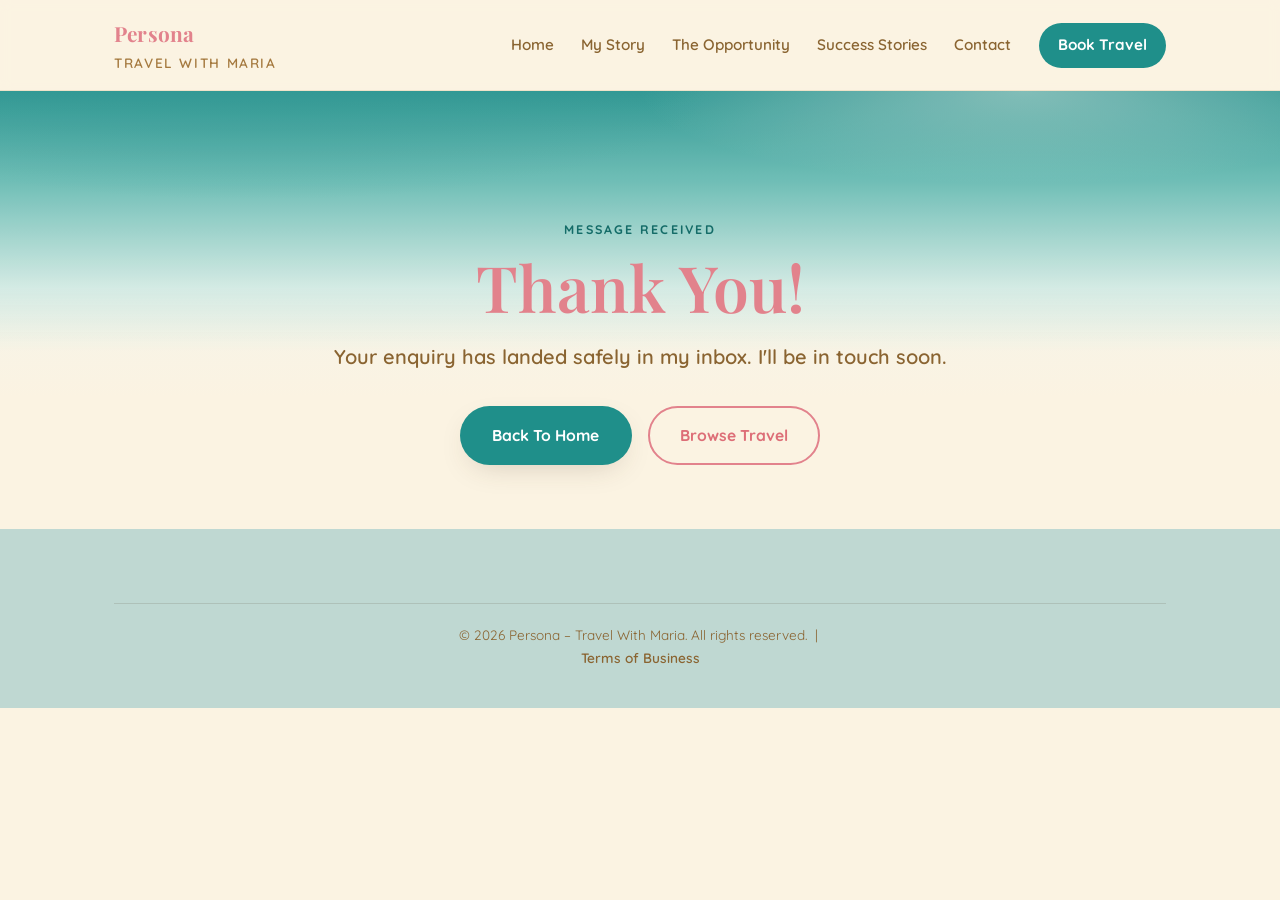
<file: persona-travel-website/persona-travel-website/thank-you.html>
<!DOCTYPE html>
<html lang="en">
<head>
<meta charset="UTF-8">
<meta name="viewport" content="width=device-width, initial-scale=1.0">
<title>Thank You | Persona – Travel With Maria</title>
<link rel="stylesheet" href="style.css">
</head>
<body>
<header class="site-header">
  <div class="nav-wrap">
    <a href="index.html" class="brand">Persona<span>Travel With Maria</span></a>
    <nav class="main-nav">
      <a href="index.html">Home</a>
      <a href="about.html">My Story</a>
      <a href="opportunity.html">The Opportunity</a>
      <a href="success-stories.html">Success Stories</a>
      <a href="contact.html">Contact</a>
      <a href="https://personatravelwithmaria.inteletravel.uk" target="_blank" rel="noopener" class="cta-link">Book Travel</a>
    </nav>
  </div>
</header>

<section class="hero">
  <div class="container hero-inner">
    <span class="eyebrow">Message Received</span>
    <h1>Thank You!</h1>
    <p class="sub">Your enquiry has landed safely in my inbox. I'll be in touch soon.</p>
    <div class="button-row">
      <a href="index.html" class="btn btn-primary">Back To Home</a>
      <a href="https://personatravelwithmaria.inteletravel.uk" target="_blank" rel="noopener" class="btn btn-outline">Browse Travel</a>
    </div>
  </div>
</section>

<footer class="site-footer">
  <div class="container">
    <div class="foot-bottom">
      &copy; <span id="year"></span> Persona – Travel With Maria. All rights reserved. &nbsp;|&nbsp; <a href="terms.html">Terms of Business</a>
    </div>
  </div>
</footer>
<script>document.getElementById('year').textContent = new Date().getFullYear();</script>
</body>
</html>
</file>
<file: persona-travel-website/persona-travel-website/style.css>
/* ============================================
   Persona – Travel With Maria
   Shared stylesheet
   ============================================ */

@import url('https://fonts.googleapis.com/css2?family=Playfair+Display:ital,wght@0,500;0,600;0,700;1,500&family=Quicksand:wght@400;500;600;700&family=Dancing+Script:wght@600;700&display=swap');

:root{
  --cream: #fbf3e2;
  --cream-soft: #f6ebd6;
  --white: #fffdf8;
  --coral: #e2828c;
  --coral-deep: #dd6e77;
  --gold: #a5793f;
  --gold-dark: #8a6431;
  --sage: #bfd8d2;
  --sage-deep: #a9cbc3;
  --teal: #1f8f8a;
  --teal-deep: #146c68;
  --ink: #4a3c29;
  --shadow: 0 10px 30px -12px rgba(74,60,41,0.25);
  --radius: 18px;
}

*{ box-sizing: border-box; }

html{ scroll-behavior: smooth; }

body{
  margin: 0;
  font-family: 'Quicksand', sans-serif;
  color: var(--ink);
  background: var(--cream);
  line-height: 1.7;
  -webkit-font-smoothing: antialiased;
}

h1,h2,h3,h4{
  font-family: 'Playfair Display', serif;
  color: var(--coral);
  font-weight: 600;
  margin: 0 0 .5rem;
  line-height: 1.15;
}

h1{ font-size: clamp(2.4rem, 5vw, 4rem); }
h2{ font-size: clamp(1.9rem, 4vw, 2.7rem); }
h3{ font-size: 1.4rem; }

p{ margin: 0 0 1rem; color: var(--gold-dark); }

a{ color: inherit; }

.script{
  font-family: 'Dancing Script', cursive;
  color: var(--teal-deep);
}

.eyebrow{
  text-transform: uppercase;
  letter-spacing: .18em;
  font-size: .78rem;
  font-weight: 700;
  color: var(--teal-deep);
  display: block;
  margin-bottom: .6rem;
}

.container{
  max-width: 1100px;
  margin: 0 auto;
  padding: 0 1.5rem;
}

.section{
  padding: 4.5rem 0;
}
.section.tight{ padding: 3rem 0; }
.section.cream{ background: var(--cream); }
.section.soft{ background: var(--cream-soft); }
.section.white{ background: var(--white); }

.center{ text-align: center; }

.divider{
  border: none;
  border-top: 1px solid rgba(165,121,63,0.35);
  width: 120px;
  margin: 1.2rem auto 1.6rem;
  position: relative;
}
.divider.left{ margin-left: 0; }
.divider::after{
  content: "✦";
  position: absolute;
  top: -11px; left: 50%;
  transform: translateX(-50%);
  background: inherit;
  color: var(--gold);
  font-size: .8rem;
  padding: 0 .4rem;
}
.section.cream .divider::after{ background: var(--cream); }
.section.soft .divider::after{ background: var(--cream-soft); }
.section.white .divider::after{ background: var(--white); }

/* ---------- Wave divider (signature motif) ---------- */
.wave{
  display:block;
  width: 100%;
  height: 70px;
  line-height: 0;
}
.wave svg{ width:100%; height:100%; display:block; }

/* ---------- Header / Nav ---------- */
header.site-header{
  position: sticky;
  top: 0;
  z-index: 100;
  background: rgba(251,243,226,0.92);
  backdrop-filter: blur(6px);
  border-bottom: 1px solid rgba(165,121,63,0.15);
}
.nav-wrap{
  max-width: 1100px;
  margin: 0 auto;
  padding: 1rem 1.5rem;
  display: flex;
  align-items: center;
  justify-content: space-between;
  gap: 1rem;
}
.brand{
  font-family: 'Playfair Display', serif;
  color: var(--coral);
  font-size: 1.3rem;
  font-weight: 700;
  text-decoration: none;
  letter-spacing: .01em;
}
.brand span{ color: var(--gold); font-family:'Quicksand',sans-serif; font-weight:600; font-size:.85rem; display:block; letter-spacing:.12em; text-transform:uppercase;}
nav.main-nav{
  display: flex;
  align-items: center;
  gap: 1.7rem;
  flex-wrap: wrap;
}
nav.main-nav a{
  text-decoration: none;
  font-weight: 600;
  font-size: .95rem;
  color: var(--gold-dark);
  position: relative;
  padding: .2rem 0;
}
nav.main-nav a:hover, nav.main-nav a.active{ color: var(--teal-deep); }
nav.main-nav a.cta-link{
  background: var(--teal);
  color: #fff !important;
  padding: .6rem 1.2rem;
  border-radius: 999px;
  font-weight: 700;
}
nav.main-nav a.cta-link:hover{ background: var(--teal-deep); }

.nav-toggle{ display:none; }

/* ---------- Hero ---------- */
.hero{
  position: relative;
  padding: 5.5rem 0 4rem;
  background: linear-gradient(180deg, #eaf6f4 0%, var(--cream) 70%);
  overflow: hidden;
  text-align: center;
}
.hero::before{
  content:"";
  position:absolute; inset:0 0 auto 0; height: 260px;
  background:
    radial-gradient(60% 70% at 20% 0%, rgba(31,143,138,0.35), transparent 60%),
    radial-gradient(50% 60% at 80% 0%, rgba(191,216,210,0.55), transparent 60%),
    linear-gradient(180deg, #1f8f8a 0%, #63b9b1 35%, #cfe9e3 75%, rgba(251,243,226,0) 100%);
  opacity: .9;
}
.hero-inner{ position: relative; z-index: 2; max-width: 780px; margin: 0 auto; padding-top: 2.5rem;}
.hero .eyebrow{ color: var(--teal-deep); }
.hero h1{ margin-bottom: .3rem; }
.hero .sub{
  font-family: 'Quicksand', sans-serif;
  color: var(--gold-dark);
  font-size: 1.25rem;
  font-weight: 600;
  margin: 1rem 0 2rem;
}

/* ---------- Photo hero variant ---------- */
.hero.photo{
  background-size: cover;
  background-position: center;
  padding: 7rem 0 5.5rem;
}
.hero.photo::before{
  background: linear-gradient(180deg, rgba(20,60,58,.55) 0%, rgba(20,60,58,.45) 45%, rgba(251,243,226,0.97) 100%);
  height: 100%;
  opacity: 1;
}
.hero.photo .eyebrow{ color: #eaf6f4; }
.hero.photo h1{ color: #fff; text-shadow: 0 2px 18px rgba(0,0,0,.25); }
.hero.photo .sub{ color: #fdf8ea; }

/* ---------- Full-bleed photo banner (mid page) ---------- */
.photo-banner{
  position: relative;
  background-size: cover;
  background-position: center;
  padding: 4.5rem 1.5rem;
  text-align: center;
  color: #fff;
}
.photo-banner::before{
  content:"";
  position:absolute; inset:0;
  background: linear-gradient(90deg, rgba(20,60,58,.72), rgba(31,143,138,.42));
}
.photo-banner > *{ position: relative; z-index: 2; }
.photo-banner h2{ color: #fff; text-shadow: 0 2px 14px rgba(0,0,0,.25); }
.photo-banner p{ color: rgba(255,255,255,.92); max-width: 640px; margin: 0 auto 1.5rem; }
.button-row{
  display: flex;
  gap: 1rem;
  justify-content: center;
  flex-wrap: wrap;
}

/* ---------- Buttons ---------- */
.btn{
  display: inline-block;
  padding: .9rem 1.9rem;
  border-radius: 999px;
  font-weight: 700;
  text-decoration: none;
  font-size: .98rem;
  border: 2px solid transparent;
  transition: transform .15s ease, box-shadow .15s ease, background .15s ease;
  cursor: pointer;
}
.btn:hover{ transform: translateY(-2px); }
.btn-primary{ background: var(--teal); color: #fff; box-shadow: var(--shadow); }
.btn-primary:hover{ background: var(--teal-deep); }
.btn-outline{ background: transparent; border-color: var(--coral); color: var(--coral-deep); }
.btn-outline:hover{ background: var(--coral); color: #fff; }
.btn-ghost{ background: rgba(255,255,255,0.6); border-color: rgba(165,121,63,.4); color: var(--gold-dark); }

/* ---------- Cards / Grids ---------- */
.grid{
  display: grid;
  gap: 1.6rem;
}
.grid.cols-2{ grid-template-columns: repeat(2, 1fr); }
.grid.cols-3{ grid-template-columns: repeat(3, 1fr); }
.grid.cols-4{ grid-template-columns: repeat(4, 1fr); }

.card{
  background: var(--white);
  border-radius: var(--radius);
  padding: 2rem 1.8rem;
  box-shadow: var(--shadow);
  border: 1px solid rgba(165,121,63,.12);
}
.card h3{ color: var(--coral); }
.card .icon{ font-size: 1.9rem; display:block; margin-bottom: .7rem; }

.pill{
  display:inline-block;
  background: var(--cream-soft);
  color: var(--gold-dark);
  border: 1px solid rgba(165,121,63,.3);
  border-radius: 999px;
  padding: .5rem 1.1rem;
  font-weight: 600;
  font-size: .92rem;
  margin: .25rem;
}

.avatar{
  width: 76px; height: 76px;
  border-radius: 50%;
  background: linear-gradient(135deg, var(--teal), var(--sage-deep));
  color: #fff;
  display:flex; align-items:center; justify-content:center;
  font-family:'Playfair Display',serif;
  font-size: 1.6rem;
  font-weight: 700;
  margin: 0 auto 1rem;
  box-shadow: var(--shadow);
}
.avatar-photo{
  width: 108px; height: 108px;
  border-radius: 22px;
  object-fit: cover;
  display: block;
  margin: 0 auto 1rem;
  box-shadow: var(--shadow);
  border: 3px solid var(--white);
  background: var(--cream-soft);
}

/* ---------- Banner strips ---------- */
.strip{
  background: linear-gradient(90deg, var(--teal-deep), var(--teal));
  color: #fff;
  text-align: center;
  padding: 3.4rem 1.5rem;
}
.strip h2{ color: #fff; }
.strip p{ color: rgba(255,255,255,.9); max-width: 640px; margin: 0 auto 1.6rem; }

.sage-band{ background: var(--sage); height: 60px; }

/* ---------- FAQ ---------- */
details.faq{
  background: var(--white);
  border-radius: 14px;
  padding: 1.1rem 1.4rem;
  margin-bottom: .9rem;
  border: 1px solid rgba(165,121,63,.15);
  box-shadow: var(--shadow);
}
details.faq summary{
  cursor: pointer;
  font-weight: 700;
  color: var(--coral-deep);
  font-family:'Playfair Display',serif;
  font-size: 1.05rem;
  list-style: none;
}
details.faq summary::-webkit-details-marker{ display:none; }
details.faq summary::after{
  content: "+";
  float: right;
  color: var(--teal);
  font-weight: 700;
  font-size: 1.2rem;
}
details.faq[open] summary::after{ content: "–"; }
details.faq p{ margin-top: .8rem; }

/* ---------- Testimonial ---------- */
.testimonial{
  background: var(--white);
  border-radius: var(--radius);
  padding: 2.2rem;
  box-shadow: var(--shadow);
  border: 1px solid rgba(165,121,63,.12);
}
.testimonial h3{ font-family:'Dancing Script',cursive; font-size:1.9rem; color: var(--gold); margin-bottom: .4rem;}
.testimonial p{ font-size: .97rem; }

/* ---------- Footer ---------- */
footer.site-footer{
  background: var(--sage);
  padding: 2.6rem 0 2rem;
  color: var(--gold-dark);
}
footer.site-footer .foot-grid{
  display:flex; flex-wrap:wrap; gap: 2rem; justify-content: space-between; align-items:flex-start;
}
footer.site-footer h4{ color: var(--teal-deep); font-size:1rem; text-transform:uppercase; letter-spacing:.08em; }
footer.site-footer a{ text-decoration:none; color: var(--gold-dark); display:block; margin-bottom:.4rem; font-weight:600;}
footer.site-footer a:hover{ color: var(--teal-deep); }
.foot-bottom{
  text-align:center;
  margin-top: 2rem;
  padding-top: 1.2rem;
  border-top: 1px solid rgba(74,60,41,.15);
  font-size: .85rem;
}
.foot-bottom a{ display:inline; color: var(--teal-deep); }

/* ---------- Forms ---------- */
form.enquiry{
  background: var(--white);
  border-radius: var(--radius);
  padding: 2.4rem;
  box-shadow: var(--shadow);
  border: 1px solid rgba(165,121,63,.12);
  max-width: 640px;
  margin: 0 auto;
}
.field{ margin-bottom: 1.3rem; }
.field label{
  display:block;
  font-weight: 700;
  color: var(--gold-dark);
  margin-bottom: .4rem;
  font-size: .92rem;
}
.field input, .field select, .field textarea{
  width: 100%;
  padding: .8rem 1rem;
  border-radius: 10px;
  border: 1.5px solid rgba(165,121,63,.35);
  background: var(--cream-soft);
  font-family: 'Quicksand', sans-serif;
  font-size: .97rem;
  color: var(--ink);
}
.field textarea{ min-height: 130px; resize: vertical; }
.field input:focus, .field select:focus, .field textarea:focus{
  outline: 3px solid rgba(31,143,138,.35);
  border-color: var(--teal);
}
.contact-info{
  display:flex; gap: 1.4rem; flex-wrap: wrap; justify-content:center; margin: 1.6rem 0 2.6rem;
}
.contact-info .item{
  background: var(--white);
  border-radius: 14px;
  padding: 1.1rem 1.6rem;
  box-shadow: var(--shadow);
  font-weight: 700;
  color: var(--teal-deep);
  text-decoration: none;
  border: 1px solid rgba(165,121,63,.12);
}
.contact-info .item span{ display:block; color: var(--gold-dark); font-weight:600; font-size:.8rem; text-transform:uppercase; letter-spacing:.06em; }

/* ---------- Terms page ---------- */
.legal h2{ margin-top: 2.2rem; font-size: 1.35rem; }
.legal ul{ color: var(--gold-dark); }
.legal p, .legal li{ color: var(--gold-dark); }
.legal .meta{ color: var(--teal-deep); font-weight: 700; }

/* ---------- Responsive ---------- */
@media (max-width: 860px){
  .grid.cols-2, .grid.cols-3, .grid.cols-4{ grid-template-columns: 1fr; }
  .contact-info{ flex-direction: column; align-items: stretch; }
}
@media (max-width: 720px){
  nav.main-nav{
    position: fixed; inset: 64px 0 auto auto;
    flex-direction: column;
    background: var(--cream);
    width: 220px;
    padding: 1.2rem;
    border-radius: 0 0 0 14px;
    box-shadow: var(--shadow);
    align-items: flex-start;
    transform: translateX(110%);
    transition: transform .25s ease;
  }
  nav.main-nav.open{ transform: translateX(0); }
  .nav-toggle{
    display:block;
    background:none; border:none; font-size:1.6rem; color:var(--coral); cursor:pointer;
  }
}
</file>
